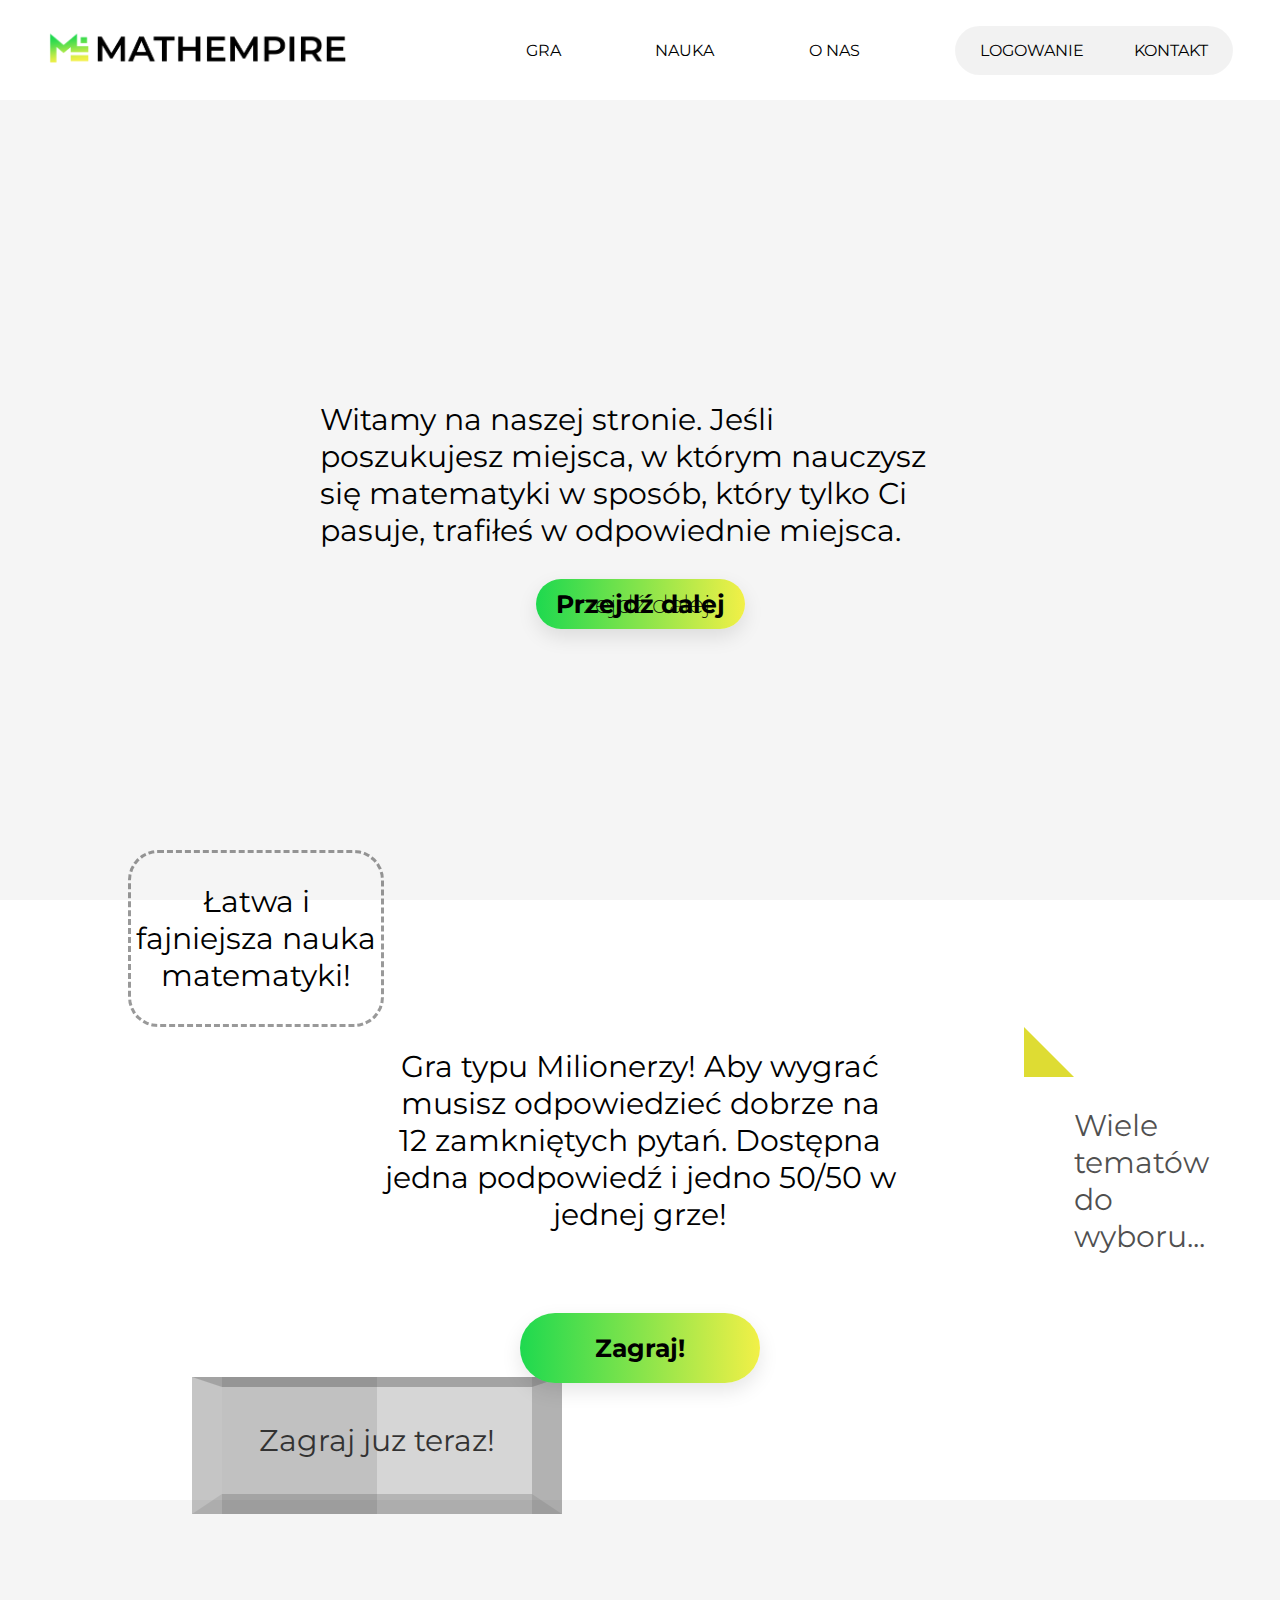
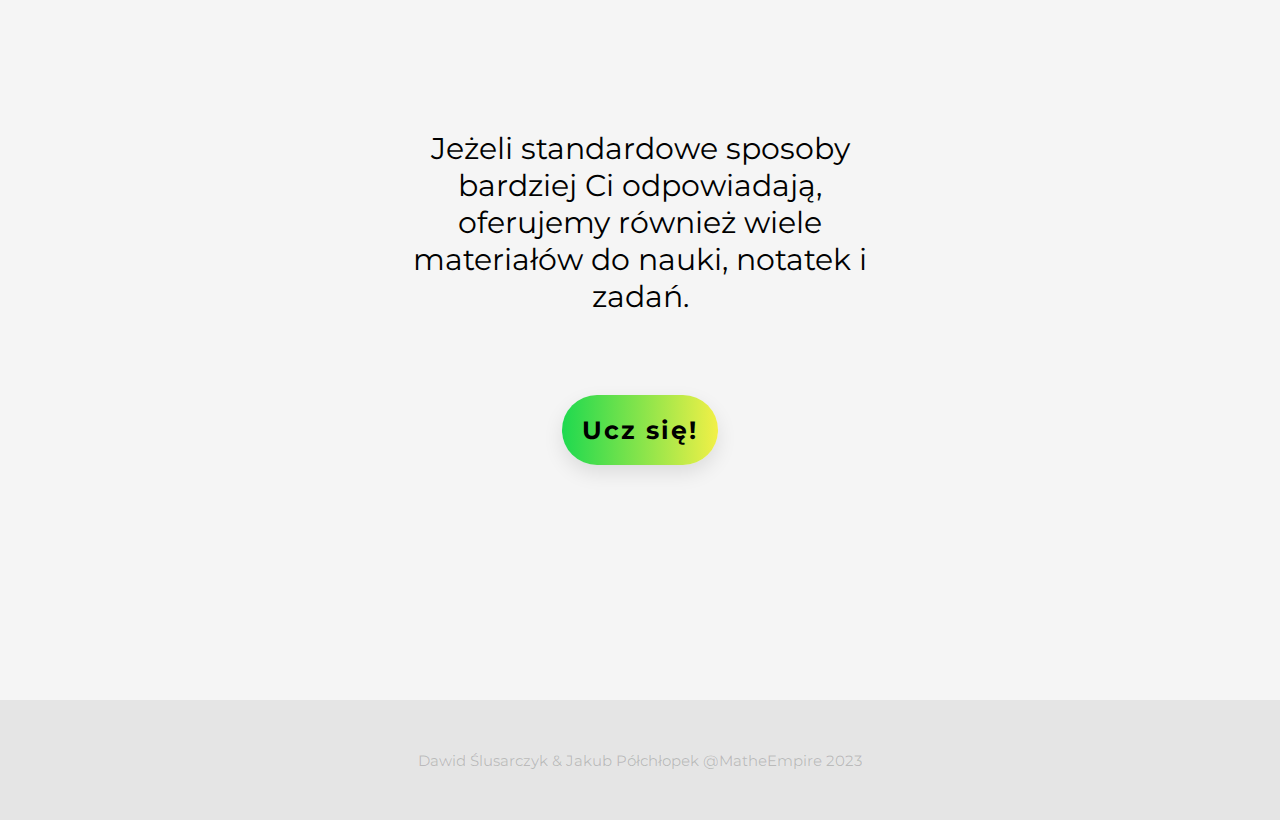
<file: index.html>
<!DOCTYPE html>
<html lang="pl">

<head>
  <meta charset="UTF-8" />
  <title>Mathempire</title>
  <link rel="stylesheet" href="style.css" />
  <link rel="icon" href="images/icon.png" sizes="32x16" type="image/png" />
</head>

<body>
  <header>
    <a href="#" class="logo"><img src="./images/logo_header.png" /></a>
    <a class="header-elements" href="./pages/game.html">GRA</a>
    <a class="header-elements" href="#nauka">NAUKA</a>
    <a class="header-elements" href="./pages/about.html">O NAS</a>
    <div>
      <a class="header-elements" href="./pages/login.html">LOGOWANIE</a>
      <a class="header-elements" href="./pages/contact.html">KONTAKT</a>
    </div>
  </header>
  <main>
    <div class="introduce">
      <p>
        Witamy na naszej stronie. Jeśli poszukujesz miejsca, w którym nauczysz
        się matematyki w sposób, który tylko Ci pasuje, trafiłeś w odpowiednie
        miejsca.
      </p>
      <a href="#button-dalej" id="button-dalej" class="button-dalej" style="--content: 'Przejdź dalej'">
        <div class="left"></div>
        Przejdź dalej
        <div class="right"></div>
      </a>
    </div>
    <div id="movable-elements-wrapper" class="movable-elements-wrapper">
      <div id="box" data-value="-3" class="one element movable">
        <p>Łatwa i fajniejsza nauka matematyki!</p>
      </div>
      <div data-value="-7" class="two element movable">
        <p>Wiele tematów do wyboru...</p>
      </div>
      <div data-value="2" class="three element movable">
        <p>Zagraj juz teraz!</p>
      </div>
    </div>
    <div id="gra" class="gra">
      <p>
        Gra typu Milionerzy! Aby wygrać musisz odpowiedzieć dobrze na 12
        zamkniętych pytań. Dostępna jedna podpowiedź i jedno 50/50 w jednej
        grze!
      </p>
      <a href="./pages/game.html" class="button-gra"><span>Zagraj!</span></a>
    </div>
    <div id="nauka" class="nauka">
      <p>
        Jeżeli standardowe sposoby bardziej Ci odpowiadają, oferujemy również
        wiele materiałów do nauki, notatek i zadań.
      </p>
      <button class="startLearningBtn">Ucz się!</button>
      <div class="categoriesBox non-active">
        <div class="categories"></div>
      </div>
    </div>
  </main>
  <footer>
    <p>Dawid Ślusarczyk & Jakub Półchłopek @MatheEmpire 2023</p>
  </footer>
  <script src="./js/movable-elements.js"></script>
  <script src="./js/displayCategory.js"></script>
</body>

</html>
</file>
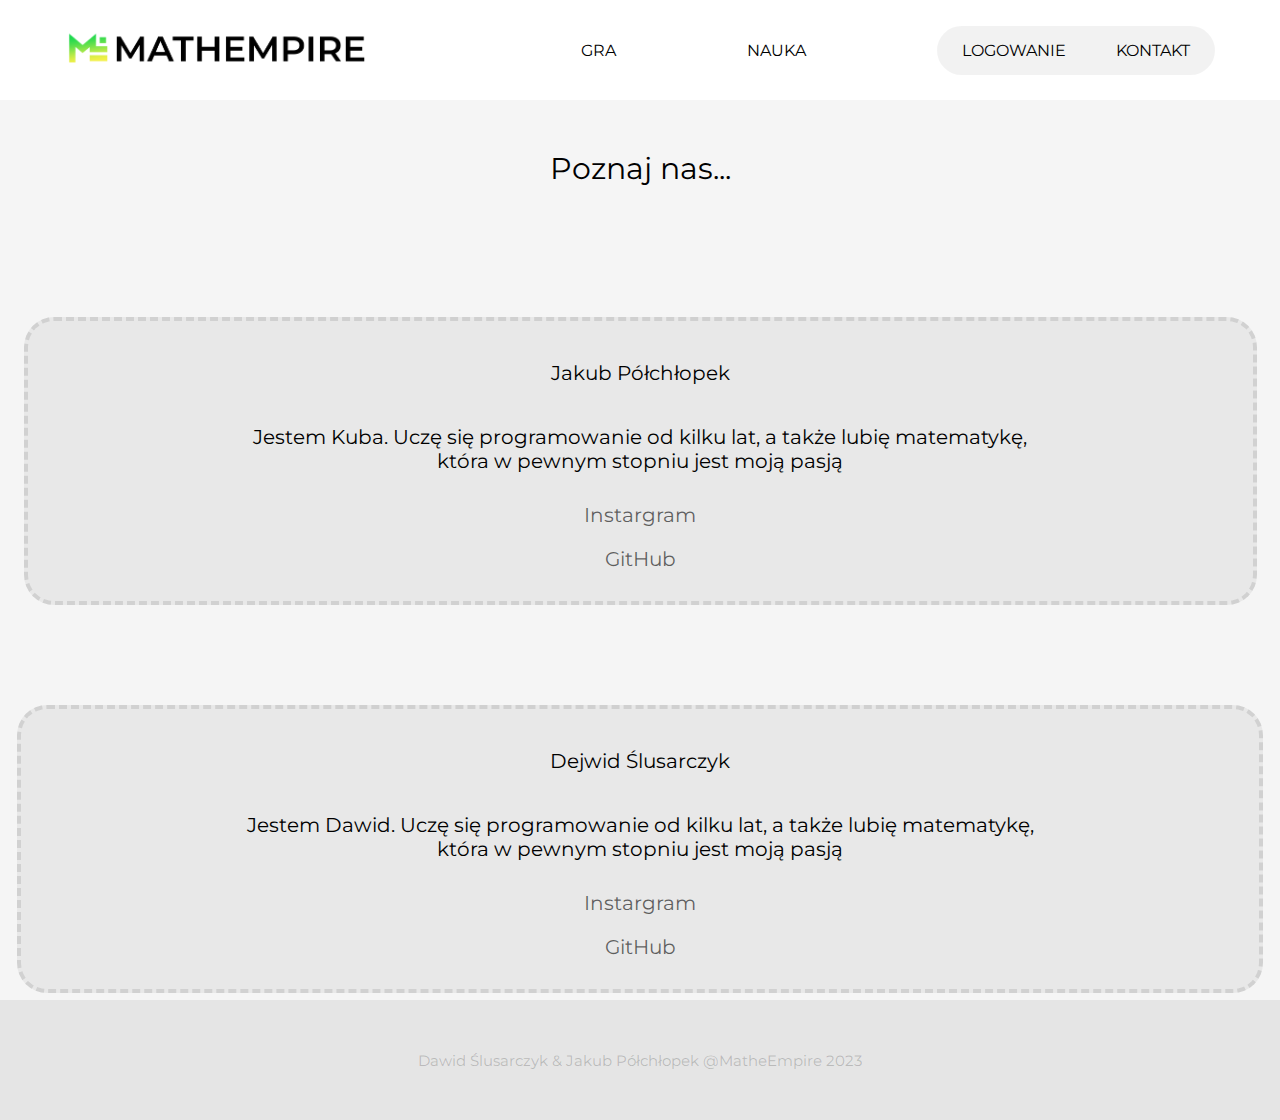
<file: pages/about.html>
<!DOCTYPE html>
<html lang="pl">
  <head>
    <meta charset="UTF-8" />
    <title>Mathempire O nas</title>
    <link rel="stylesheet" href="../style.css" />
    <link rel="icon" href="../images/icon.png" sizes="32x16" type="image/png" />
  </head>

  <body>
    <header>
      <a href="../index.html" class="logo"
        ><img src="../images/logo_header.png"
      /></a>
      <a class="header-elements" href="./game.html">GRA</a>
      <a class="header-elements" href="../index.html">NAUKA</a>
      <div>
        <a class="header-elements" href="./login.html">LOGOWANIE</a>
        <a class="header-elements" href="./contact.html">KONTAKT</a>
      </div>
    </header>
    <main>
      <p class="title">Poznaj nas...</p>
      <div class="aboutAuthor">
        <p>Jakub Półchłopek</p>
        <p>
          Jestem Kuba. Uczę się programowanie od kilku lat, a także lubię
          matematykę, która w pewnym stopniu jest moją pasją
        </p>
        <a
          href="https://www.instagram.com/_kuba_pol_/"
          class="instagram"
          target="_blank"
          >Instargram</a
        >
        <a
          href="https://github.com/JakubPolchlopek"
          class="github"
          target="_blank"
          >GitHub</a
        >
      </div>

      <div class="aboutAuthor">
        <p>Dejwid Ślusarczyk</p>
        <p>
          Jestem Dawid. Uczę się programowanie od kilku lat, a także lubię
          matematykę, która w pewnym stopniu jest moją pasją
        </p>
        <a
          href="https://www.instagram.com/iamdejwid/"
          class="instagram"
          target="_blank"
          >Instargram</a
        >
        <a
          href="https://www.instagram.com/iamdejwid/"
          class="github"
          target="_blank"
          >GitHub</a
        >
      </div>
    </main>
    <footer>
      <p>Dawid Ślusarczyk & Jakub Półchłopek @MatheEmpire 2023</p>
    </footer>
  </body>
</html>
</file>
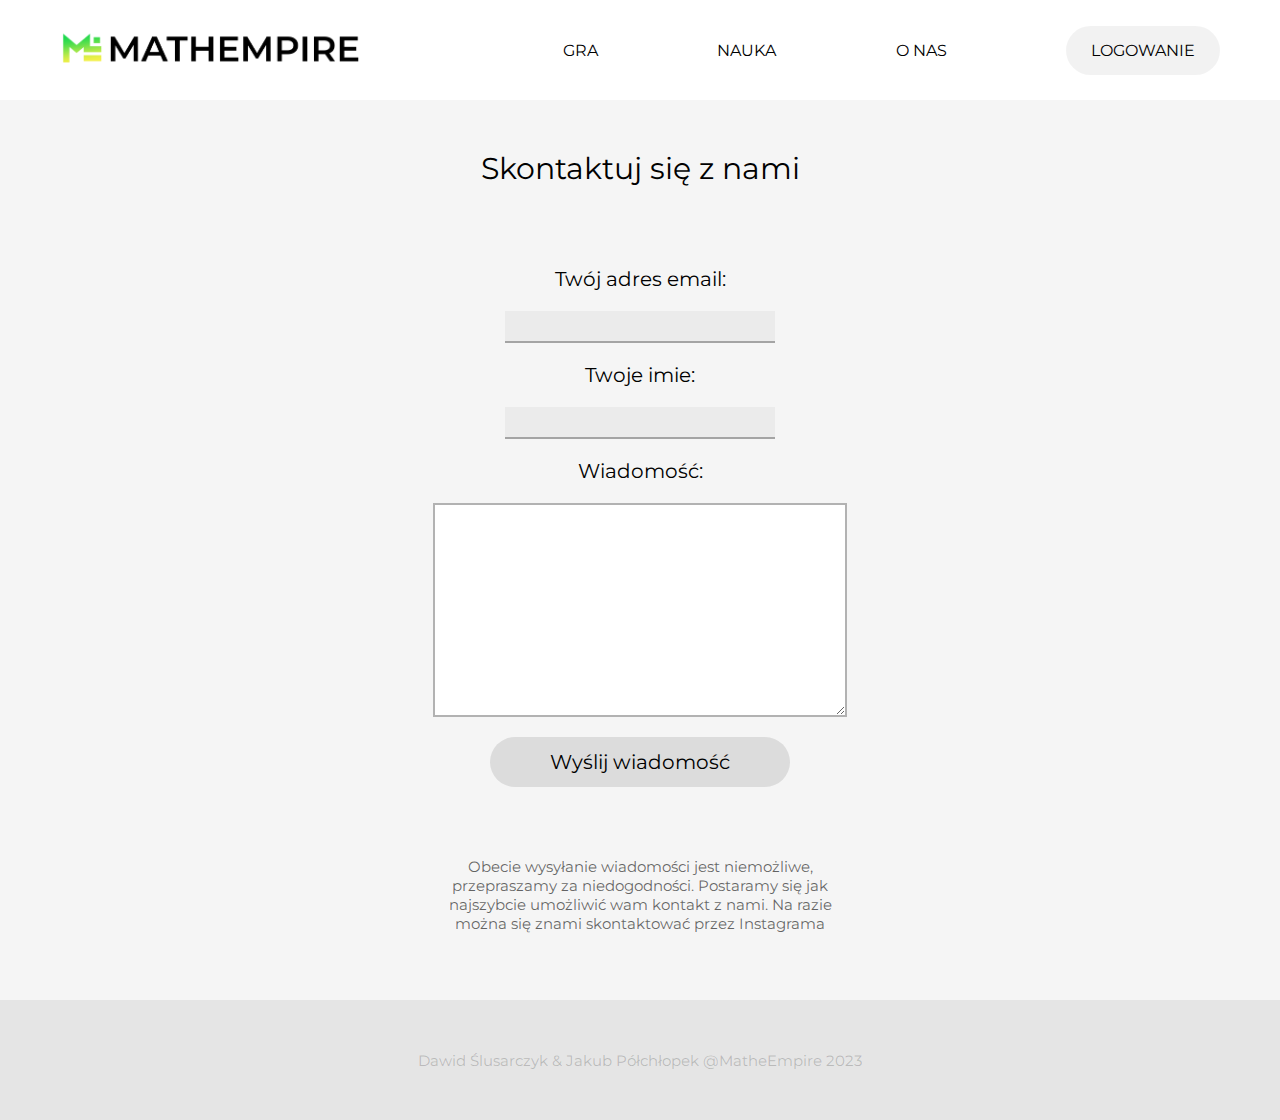
<file: pages/contact.html>
<!DOCTYPE html>
<html lang="pl">
  <head>
    <meta charset="UTF-8" />
    <title>Mathempire Kontakt</title>
    <link rel="stylesheet" href="../style.css" />
    <link rel="icon" href="../images/icon.png" sizes="32x16" type="image/png" />
  </head>

  <body>
    <header>
      <a href="../index.html" class="logo"
        ><img src="../images/logo_header.png"
      /></a>
      <a class="header-elements" href="./game.html">GRA</a>
      <a class="header-elements" href="../index.html">NAUKA</a>
      <a class="header-elements" href="./about.html">O NAS</a>
      <div>
        <a class="header-elements" href="./login.html">LOGOWANIE</a>
      </div>
    </header>
    <main>
      <p class="title">Skontaktuj się z nami</p>
      <form class="msgForm">
        <label for="email">Twój adres email: </label>
        <input type="email" name="email" id="email" />

        <label for="name">Twoje imie: </label>
        <input type="text" name="name" id="name" />

        <label for="msg">Wiadomość: </label>
        <textarea name="msg" id="msg" cols="30" rows="10"></textarea>

        <button class="sent-msg">Wyślij wiadomość</button>

        <p>
          Obecie wysyłanie wiadomości jest niemożliwe, przepraszamy za
          niedogodności. Postaramy się jak najszybcie umożliwić wam kontakt z
          nami. Na razie można się znami skontaktować przez Instagrama
        </p>
      </form>
    </main>
    <footer>
      <p>Dawid Ślusarczyk & Jakub Półchłopek @MatheEmpire 2023</p>
    </footer>
  </body>
</html>
</file>
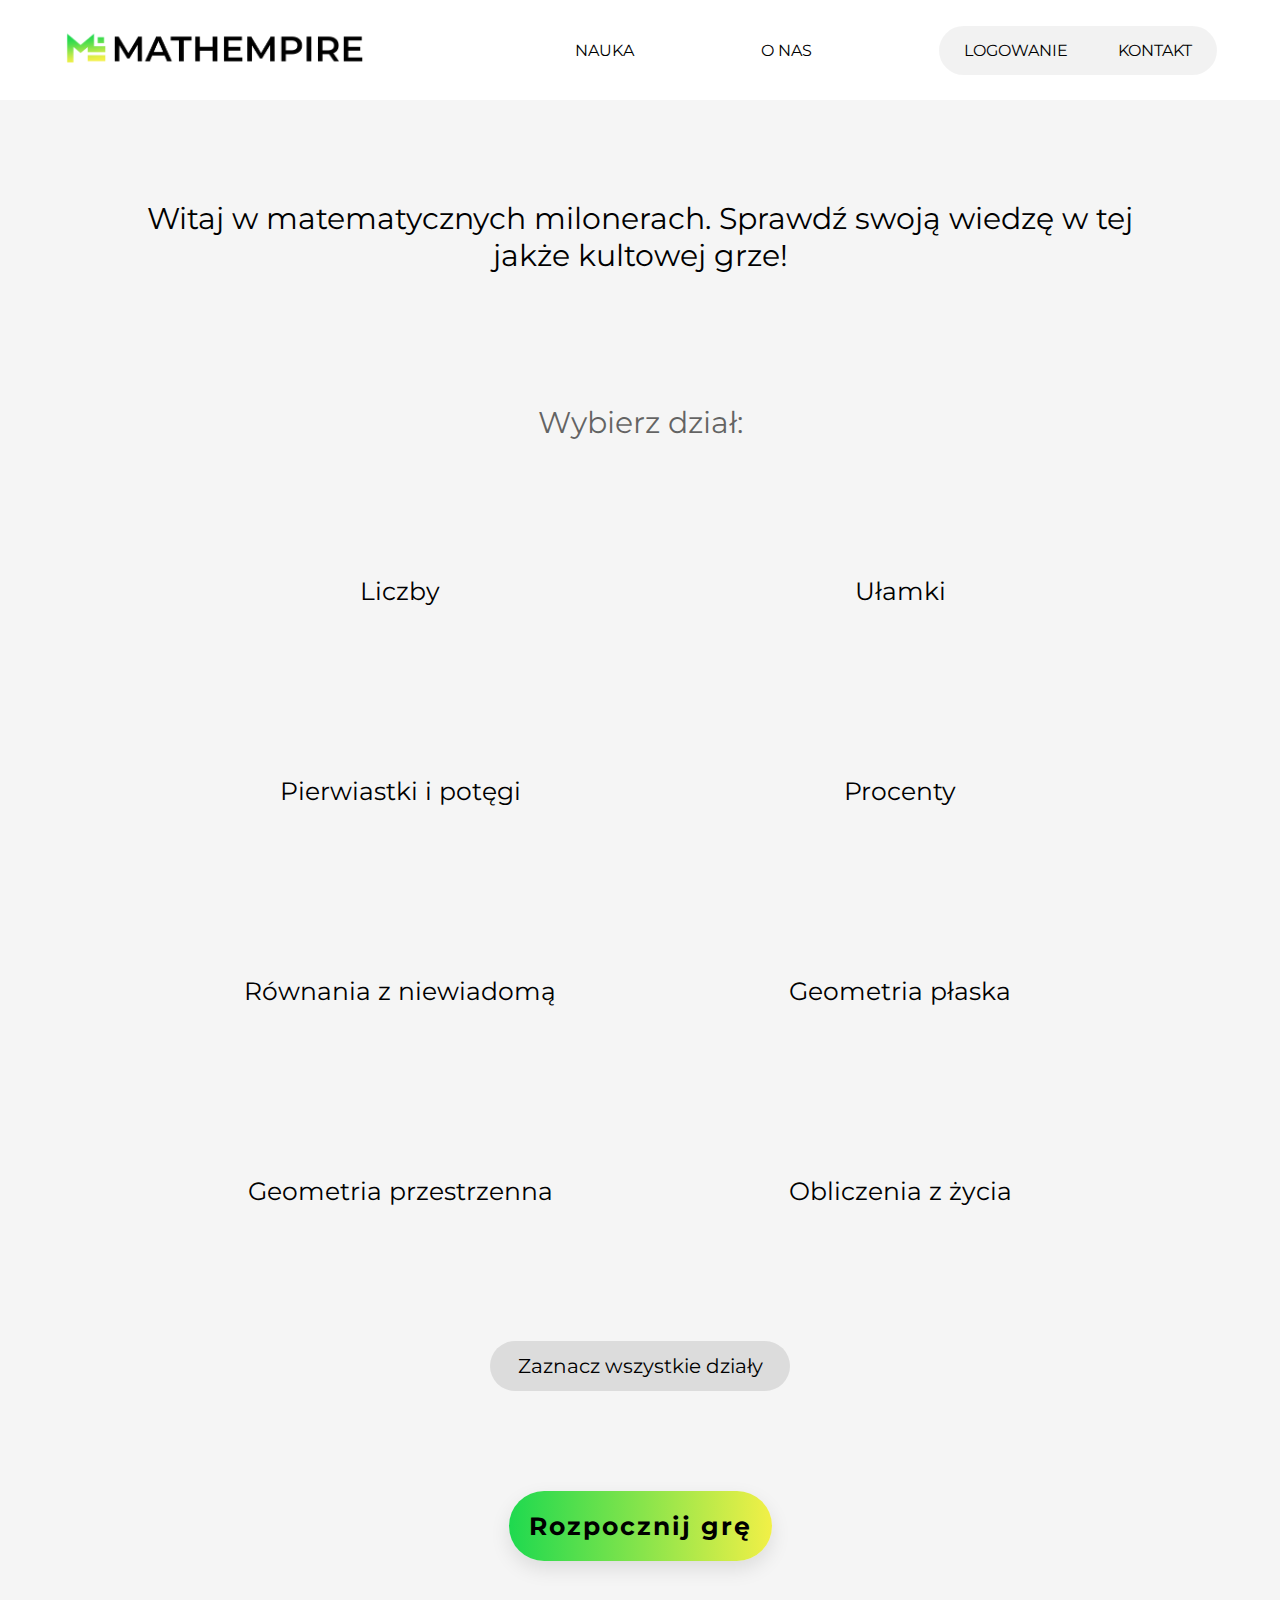
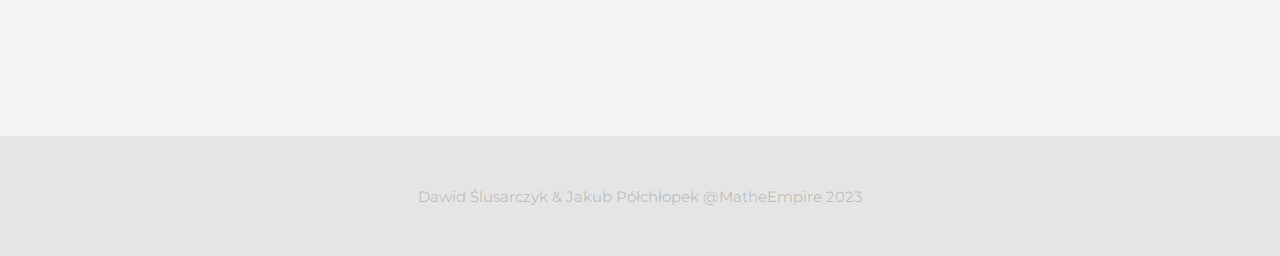
<file: pages/game.html>
<!DOCTYPE html>
<html lang="pl">
  <head>
    <meta charset="UTF-8" />
    <title>Mathempire Game</title>
    <link rel="stylesheet" href="../style.css" />
    <link
      rel="icon"
      href="../images/icon.png"
      sizes="32x16"
      type="image/png"
    />
  </head>

  <body>
    <header>
      <a href="../index.html" class="logo"
        ><img src="../images/logo_header.png"
      /></a>
      <a class="header-elements" href="../index.html">NAUKA</a>
      <a class="header-elements" href="../o_nas.html">O NAS</a>
      <div>
        <a class="header-elements" href="./login.html">LOGOWANIE</a>
        <a class="header-elements" href="./contact.html">KONTAKT</a>
      </div>
    </header>
    <main>
      <div class="starter">
        <p>
          Witaj w matematycznych milonerach. Sprawdź swoją wiedzę w tej jakże
          kultowej grze!
        </p>
        <span>Wybierz dział:</span>
        <div class="choice">
          <label class="animation_check">
            <input
              type="checkbox"
              class="check"
              name="department"
              value="liczby"
            />
            <svg viewBox="-10 -65 100 200">
              <g transform="translate(0,-972.36216)">
                <path
                  d="m 230,980 -166,5 c -709,22 289,89 215,18 -37,-36 -537,-46 -478,23"
                  stroke="rgb(190,220,160)"
                  fill="none"
                  class="path"
                  stroke-width="3"
                />
              </g>
            </svg>
            <span class="choice-text">Liczby</span>
          </label>
          <label class="animation_check">
            <input
              type="checkbox"
              class="check"
              name="department"
              value="ulamki"
            />
            <svg viewBox="-10 -65 100 200">
              <g transform="translate(0,-972.36216)">
                <path
                  d="m 230,980 -166,5 c -709,22 289,89 215,18 -37,-36 -537,-46 -478,23"
                  stroke="rgb(190,220,160)"
                  fill="none"
                  class="path"
                  stroke-width="3"
                />
              </g>
            </svg>
            <span class="choice-text">Ułamki</span>
          </label>
          <label class="animation_check">
            <input
              type="checkbox"
              class="check"
              name="department"
              value="pierwipotegi"
            />
            <svg viewBox="-10 -65 100 200">
              <g transform="translate(0,-972.36216)">
                <path
                  d="m 230,980 -166,5 c -709,22 289,89 215,18 -37,-36 -537,-46 -478,23"
                  stroke="rgb(190,220,160)"
                  fill="none"
                  class="path"
                  stroke-width="3"
                />
              </g>
            </svg>
            <span class="choice-text">Pierwiastki i potęgi</span>
          </label>
          <label class="animation_check">
            <input
              type="checkbox"
              class="check"
              name="department"
              value="procenty"
            />
            <svg viewBox="-10 -65 100 200">
              <g transform="translate(0,-972.36216)">
                <path
                  d="m 230,980 -166,5 c -709,22 289,89 215,18 -37,-36 -537,-46 -478,23"
                  stroke="rgb(190,220,160)"
                  fill="none"
                  class="path"
                  stroke-width="3"
                />
              </g>
            </svg>
            <span class="choice-text">Procenty</span>
          </label>
          <label class="animation_check">
            <input
              type="checkbox"
              class="check"
              name="department"
              value="rowzniewiadoma"
            />
            <svg viewBox="-10 -65 100 200">
              <g transform="translate(0,-972.36216)">
                <path
                  d="m 230,980 -166,5 c -709,22 289,89 215,18 -37,-36 -537,-46 -478,23"
                  stroke="rgb(190,220,160)"
                  fill="none"
                  class="path"
                  stroke-width="3"
                />
              </g>
            </svg>
            <span class="choice-text">Równania z niewiadomą</span>
          </label>
          <label class="animation_check">
            <input
              type="checkbox"
              class="check"
              name="department"
              value="geoplaska"
            />
            <svg viewBox="-10 -65 100 200">
              <g transform="translate(0,-972.36216)">
                <path
                  d="m 230,980 -166,5 c -709,22 289,89 215,18 -37,-36 -537,-46 -478,23"
                  stroke="rgb(190,220,160)"
                  fill="none"
                  class="path"
                  stroke-width="3"
                />
              </g>
            </svg>
            <span class="choice-text">Geometria płaska</span>
          </label>
          <label class="animation_check">
            <input
              type="checkbox"
              class="check"
              name="department"
              value="geoplaska"
            />
            <svg viewBox="-10 -65 100 200">
              <g transform="translate(0,-972.36216)">
                <path
                  d="m 230,980 -166,5 c -709,22 289,89 215,18 -37,-36 -537,-46 -478,23"
                  stroke="rgb(190,220,160)"
                  fill="none"
                  class="path"
                  stroke-width="3"
                />
              </g>
            </svg>
            <span class="choice-text">Geometria przestrzenna</span>
          </label>
          <label class="animation_check">
            <input
              type="checkbox"
              class="check"
              name="department"
              value="oblzzycia"
            />
            <svg viewBox="-10 -65 100 200">
              <g transform="translate(0,-972.36216)">
                <path
                  d="m 230,980 -166,5 c -709,22 289,89 215,18 -37,-36 -537,-46 -478,23"
                  stroke="rgb(190,220,160)"
                  fill="none"
                  class="path"
                  stroke-width="3"
                />
              </g>
            </svg>
            <span class="choice-text">Obliczenia z życia</span>
          </label>
          <button class="select-all-btn">Zaznacz wszystkie działy</button>
        </div>
        <button class="start-btn">Rozpocznij grę</button>
      </div>

      <p class="question-number"></p>

      <div class="quiz-box non-active"><!--non-active--></div>

      <div class="tipBox non-active">
        <!--non-active-->
        <button class="tipBtn">Czy chcesz skorzystać z podpowiedzi?</button>
        <button class="fifty-fifty">50/50</button>
        <p class="tipText"></p>
      </div>

      <div class="canvas_div non-active">
        <!--non-active-->
        <h1>Tablica</h1>
        <canvas class="canvas" width="1200" height="500"></canvas>
        <button onclick="javascript:clearArea();return false;">Wyczyść</button>
      </div>

      <div class="lose-window non-active">
        <!--non-active-->
        <p>Niestety przegrałeś/przegrałaś</p>
        <button class="tryAgain">Spróbuj ponownie</button>
      </div>

      <div class="win-window non-active">
        <!--non-active-->
        <p>Gratulacje wygrałeś/wygrałaś</p>
        <button class="tryAgain">Zagraj jeszcze raz</button>
      </div>
    </main>
    <footer>
      <p>Dawid Ślusarczyk & Jakub Półchłopek @MatheEmpire 2023</p>
    </footer>
    <script src="../js/gameScripts/whiteboard.js"></script>
    <script src="../js/gameScripts/game.js"></script>
    <script src="../js/gameScripts/gameArray.js"></script>
  </body>
</html>
</file>
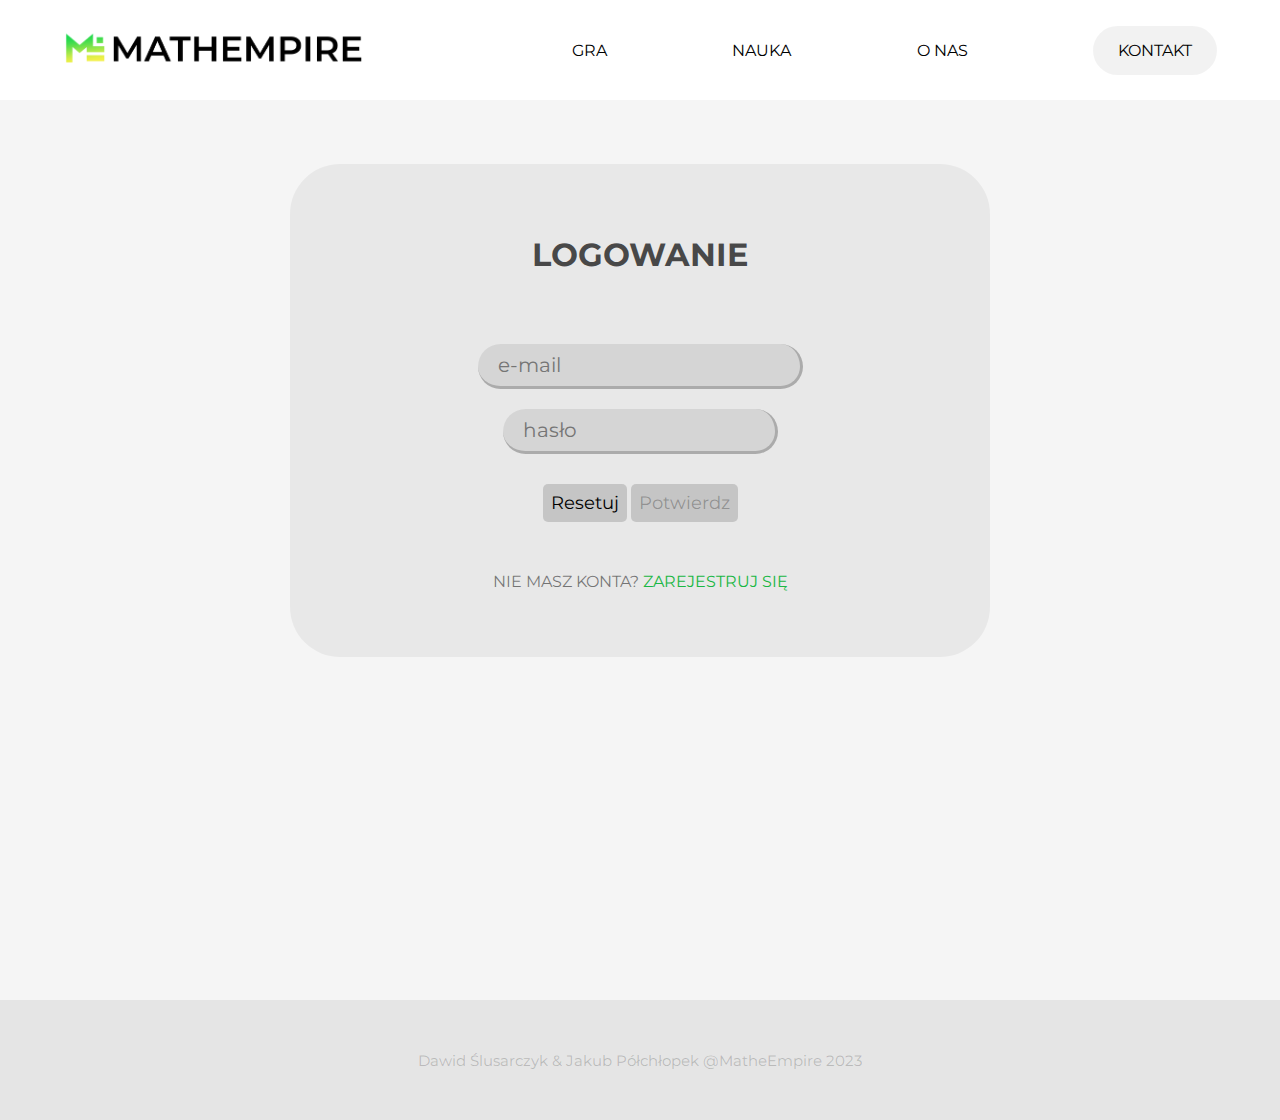
<file: pages/login.html>
<!DOCTYPE html>
<html lang="pl">

<head>
    <meta charset="UTF-8" />
    <title>Mathempire Logowanie</title>
    <link rel="stylesheet" href="../style.css" />
    <link rel="icon" href="../images/icon.png" sizes="32x16" type="image/png" />
</head>

<body>
    <header>
        <a href="../../index.html" class="logo"><img src="../../images/logo_header.png" /></a>
        <a class="header-elements" href="../gra/game.html">GRA</a>
        <a class="header-elements" href="../../index.html">NAUKA</a>
        <a class="header-elements" href="../o_nas.html">O NAS</a>
        <div>
            <a class="header-elements" href="../kontakt.html">KONTAKT</a>
        </div>
    </header>
    <main>
        <form class="formularz">
            <h1>LOGOWANIE</h1>
            <label><input type="text" class="email" placeholder="e-mail" required /></label>
            <label><input type="password" class="password" name="password" placeholder="hasło" required /></label>
            <div class="buttons">
                <button type="reset" class="reset">Resetuj</button>
                <button type="submit" class="submit" disabled>Potwierdz</button>
            </div>
            <p>NIE MASZ KONTA? <a href="./register.html">ZAREJESTRUJ SIĘ</a></p>
        </form>
    </main>
    <footer>
        <p>Dawid Ślusarczyk & Jakub Półchłopek @MatheEmpire 2023</p>
    </footer>
    <script src="../js/formValidator.js"></script>
</body>

</html>
</file>
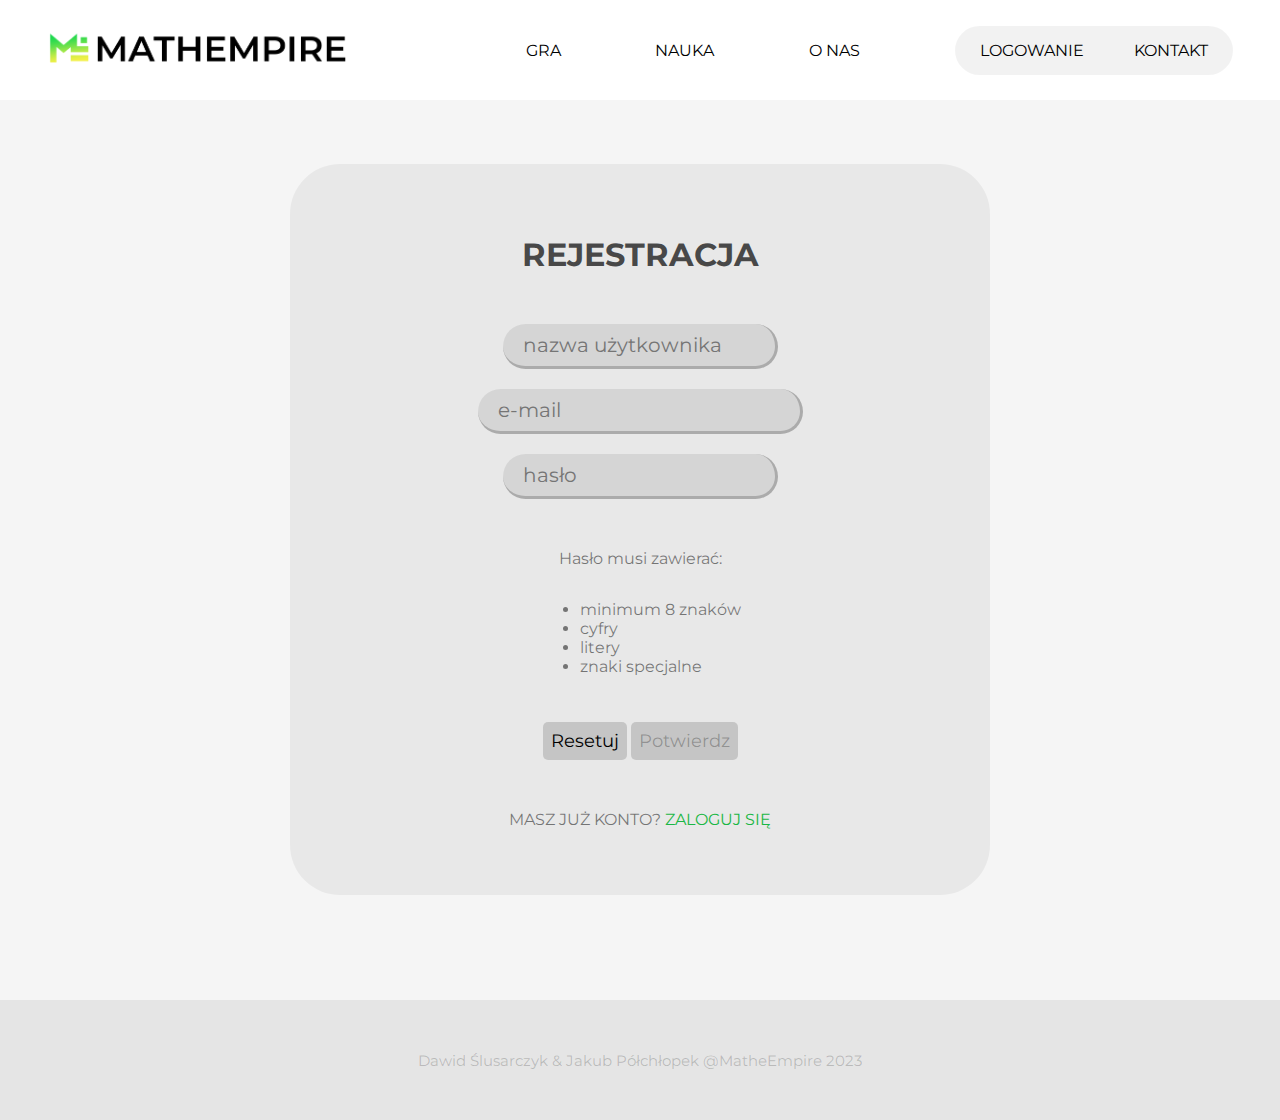
<file: pages/register.html>
<!DOCTYPE html>
<html lang="en">

<head>
    <meta charset="UTF-8" />
    <title>Mathempire Rejestracja</title>
    <link rel="stylesheet" href="../style.css" />
    <link rel="icon" href="../images/icon.png" sizes="32x16" type="image/png" />
</head>

<body>
    <header>
        <a href="../index.html" class="logo"><img src="../images/logo_header.png" /></a>
        <a class="header-elements" href="./game.html">GRA</a>
        <a class="header-elements" href="../index.html">NAUKA</a>
        <a class="header-elements" href="./about.html">O NAS</a>
        <div>
            <a class="header-elements" href="./login.html">LOGOWANIE</a>
            <a class="header-elements" href="./contact.html">KONTAKT</a>
        </div>
    </header>
    <main>
        <form class="formularz">
            <h1>REJESTRACJA</h1>
            <label><input type="text" class="username" placeholder="nazwa użytkownika" required /></label>
            <label><input type="email" class="email" placeholder="e-mail" required /></label>
            <label><input type="password" class="password" placeholder="hasło" required /></label>
            <p>Hasło musi zawierać:</p>
            <ul>
                <li>minimum 8 znaków</li>
                <li>cyfry</li>
                <li>litery</li>
                <li>znaki specjalne</li>
            </ul>
            <div class="buttons">
                <button type="reset" class="reset">Resetuj</button>
                <button type="submit" class="submit" disabled>Potwierdz</button>
            </div>
            <p>MASZ JUŻ KONTO? <a href="./login.html">ZALOGUJ SIĘ</a></p>
        </form>
    </main>
    <footer>
        <p>Dawid Ślusarczyk & Jakub Półchłopek @MatheEmpire 2023</p>
    </footer>
    <script src="../js/formValidator.js"></script>
</body>

</html>
</file>
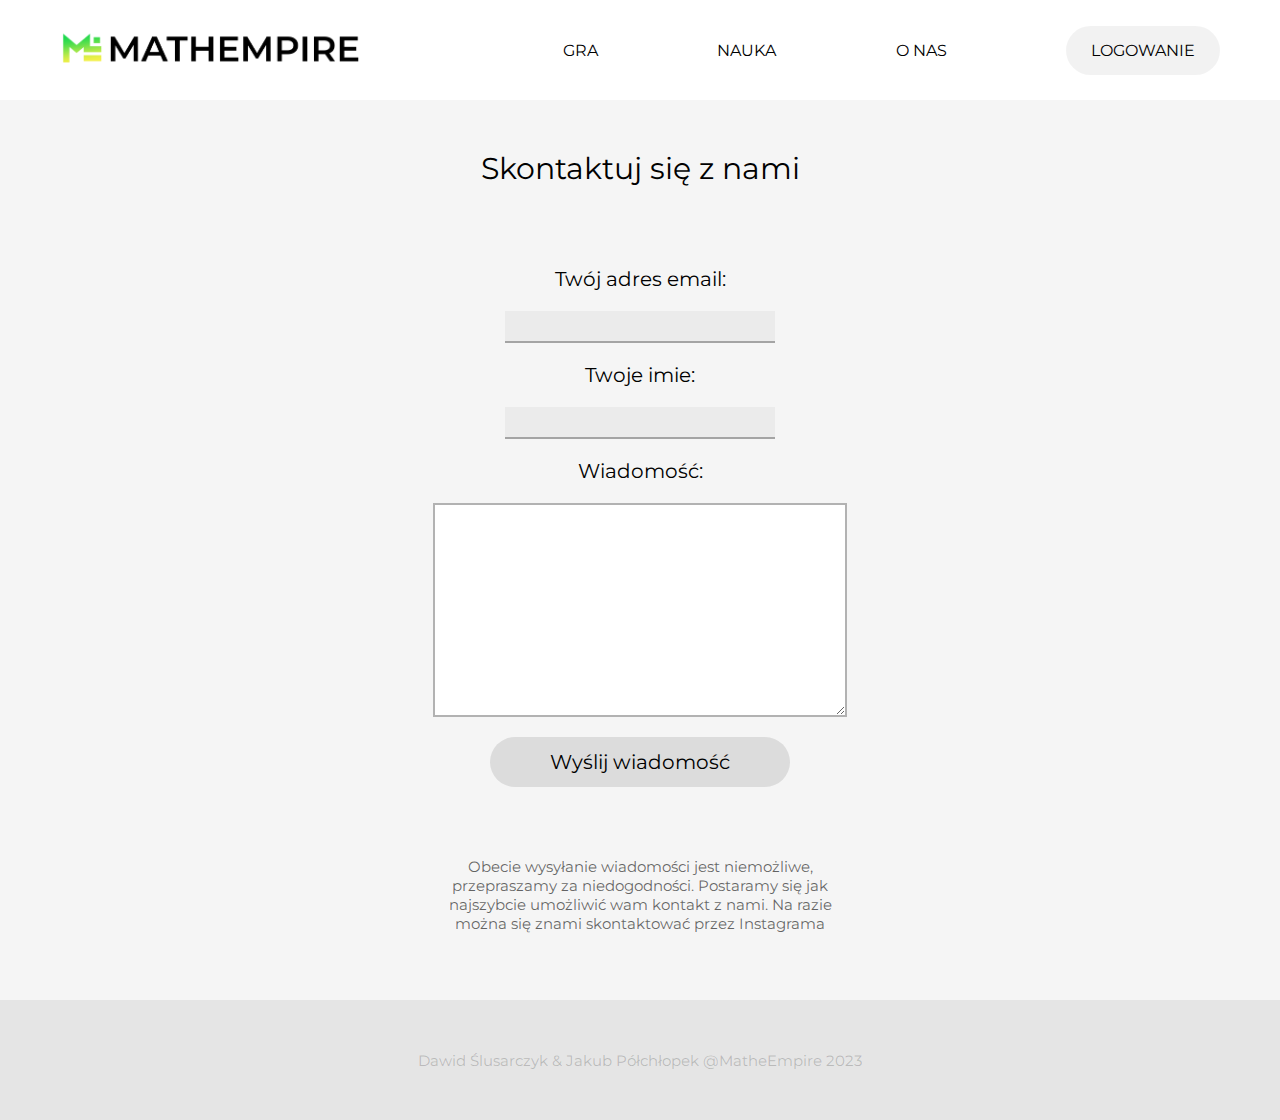
<file: podstrony/kontakt.html>
<!DOCTYPE html>
<html lang="pl">
  <head>
    <meta charset="UTF-8" />
    <title>Mathempire Kontakt</title>
    <link rel="stylesheet" href="../style.css" />
    <link rel="icon" href="../images/icon.png" sizes="32x16" type="image/png" />
  </head>

  <body>
    <header>
      <a href="../index.html" class="logo"
        ><img src="../images/logo_header.png"
      /></a>
      <a class="header-elements" href="../podstrony/gra/game.html">GRA</a>
      <a class="header-elements" href="../index.html">NAUKA</a>
      <a class="header-elements" href="../podstrony/o_nas.html">O NAS</a>
      <div>
        <a class="header-elements" href="log_rej/login.html">LOGOWANIE</a>
      </div>
    </header>
    <main>
      <p class="title">Skontaktuj się z nami</p>
      <form class="msgForm">
        <label for="email">Twój adres email: </label>
        <input type="email" name="email" id="email" />

        <label for="name">Twoje imie: </label>
        <input type="text" name="name" id="name" />

        <label for="msg">Wiadomość: </label>
        <textarea name="msg" id="msg" cols="30" rows="10"></textarea>

        <button class="sent-msg">Wyślij wiadomość</button>

        <p>
          Obecie wysyłanie wiadomości jest niemożliwe, przepraszamy za
          niedogodności. Postaramy się jak najszybcie umożliwić wam kontakt z
          nami. Na razie można się znami skontaktować przez Instagrama
        </p>
      </form>
    </main>
    <footer>
      <p>Dawid Ślusarczyk & Jakub Półchłopek @MatheEmpire 2023</p>
    </footer>
  </body>
</html>
</file>
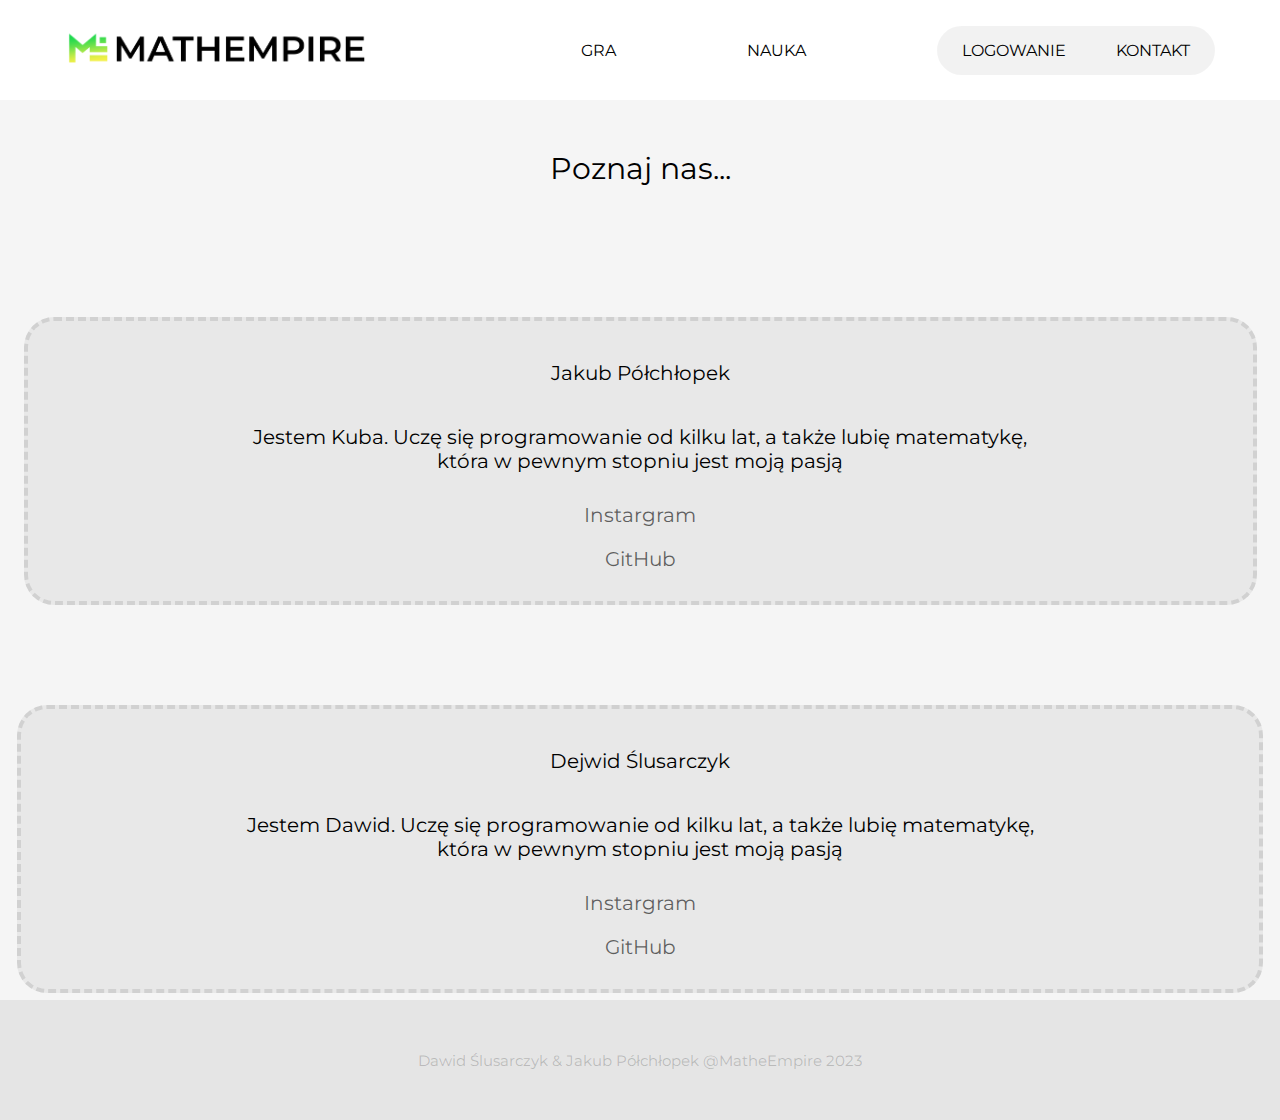
<file: podstrony/o_nas.html>
<!DOCTYPE html>
<html lang="pl">
  <head>
    <meta charset="UTF-8" />
    <title>Mathempire O nas</title>
    <link rel="stylesheet" href="../style.css" />
    <link rel="icon" href="../images/icon.png" sizes="32x16" type="image/png" />
  </head>

  <body>
    <header>
      <a href="../index.html" class="logo"
        ><img src="../images/logo_header.png"
      /></a>
      <a class="header-elements" href="../podstrony/gra/game.html">GRA</a>
      <a class="header-elements" href="../index.html">NAUKA</a>
      <div>
        <a class="header-elements" href="log_rej/login.html">LOGOWANIE</a>
        <a class="header-elements" href="../podstrony/kontakt.html">KONTAKT</a>
      </div>
    </header>
    <main>
      <p class="title">Poznaj nas...</p>
      <div class="aboutAuthor">
        <p>Jakub Półchłopek</p>
        <p>
          Jestem Kuba. Uczę się programowanie od kilku lat, a także lubię
          matematykę, która w pewnym stopniu jest moją pasją
        </p>
        <a
          href="https://www.instagram.com/_kuba_pol_/"
          class="instagram"
          target="_blank"
          >Instargram</a
        >
        <a
          href="https://github.com/JakubPolchlopek"
          class="github"
          target="_blank"
          >GitHub</a
        >
      </div>

      <div class="aboutAuthor">
        <p>Dejwid Ślusarczyk</p>
        <p>
          Jestem Dawid. Uczę się programowanie od kilku lat, a także lubię
          matematykę, która w pewnym stopniu jest moją pasją
        </p>
        <a
          href="https://www.instagram.com/iamdejwid/"
          class="instagram"
          target="_blank"
          >Instargram</a
        >
        <a
          href="https://www.instagram.com/iamdejwid/"
          class="github"
          target="_blank"
          >GitHub</a
        >
      </div>
    </main>
    <footer>
      <p>Dawid Ślusarczyk & Jakub Półchłopek @MatheEmpire 2023</p>
    </footer>
  </body>
</html>
</file>
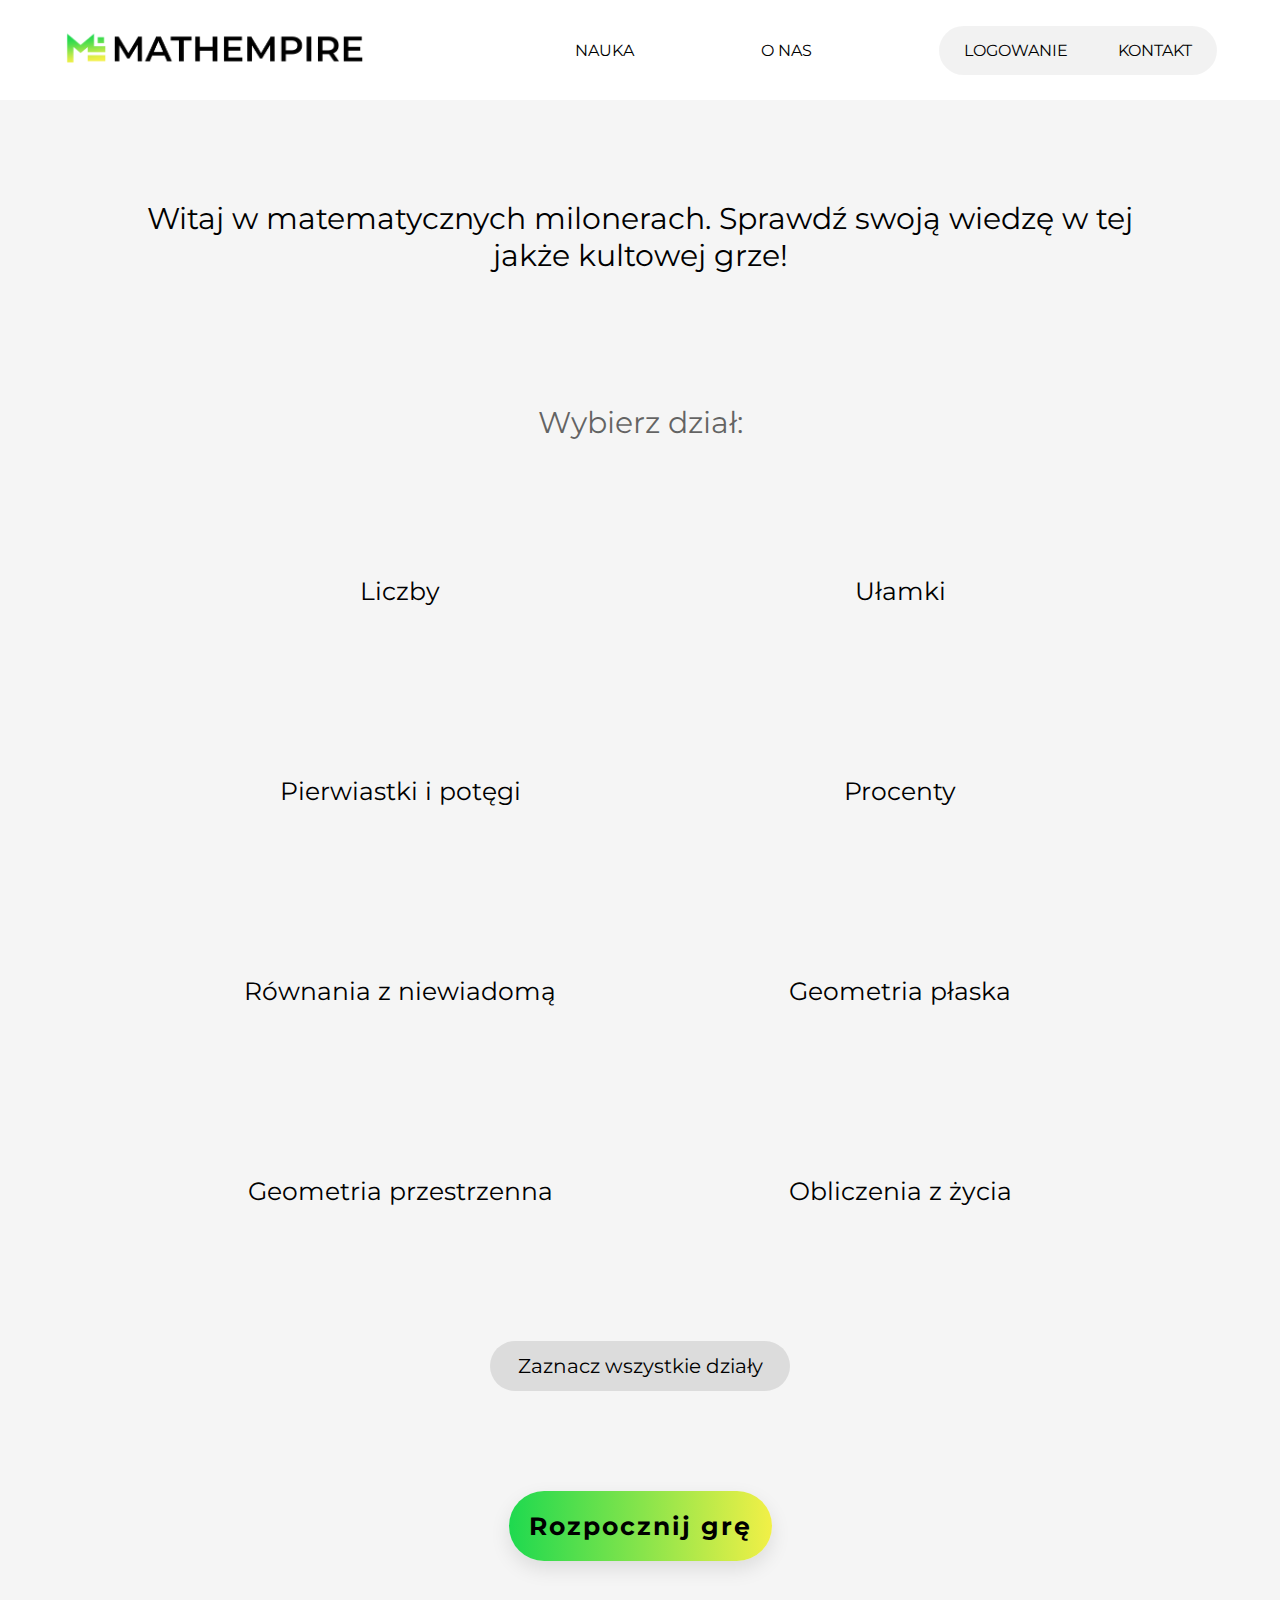
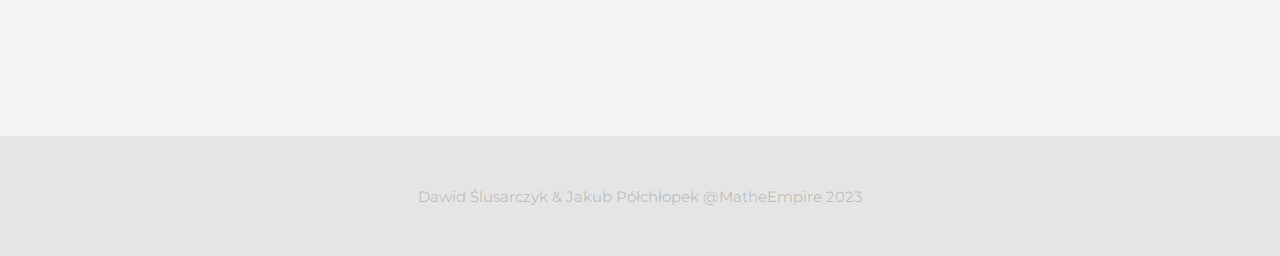
<file: podstrony/gra/game.html>
<!DOCTYPE html>
<html lang="pl">
  <head>
    <meta charset="UTF-8" />
    <title>Mathempire Game</title>
    <link rel="stylesheet" href="../../style.css" />
    <link
      rel="icon"
      href="../../images/icon.png"
      sizes="32x16"
      type="image/png"
    />
  </head>

  <body>
    <header>
      <a href="../../index.html" class="logo"
        ><img src="../../images/logo_header.png"
      /></a>
      <a class="header-elements" href="../../index.html">NAUKA</a>
      <a class="header-elements" href="../o_nas.html">O NAS</a>
      <div>
        <a class="header-elements" href="../log_rej/login.html">LOGOWANIE</a>
        <a class="header-elements" href="../kontakt.html">KONTAKT</a>
      </div>
    </header>
    <main>
      <div class="starter">
        <p>
          Witaj w matematycznych milonerach. Sprawdź swoją wiedzę w tej jakże
          kultowej grze!
        </p>
        <span>Wybierz dział:</span>
        <div class="choice">
          <label class="animation_check">
            <input
              type="checkbox"
              class="check"
              name="department"
              value="liczby"
            />
            <svg viewBox="-10 -65 100 200">
              <g transform="translate(0,-972.36216)">
                <path
                  d="m 230,980 -166,5 c -709,22 289,89 215,18 -37,-36 -537,-46 -478,23"
                  stroke="rgb(190,220,160)"
                  fill="none"
                  class="path"
                  stroke-width="3"
                />
              </g>
            </svg>
            <span class="choice-text">Liczby</span>
          </label>
          <label class="animation_check">
            <input
              type="checkbox"
              class="check"
              name="department"
              value="ulamki"
            />
            <svg viewBox="-10 -65 100 200">
              <g transform="translate(0,-972.36216)">
                <path
                  d="m 230,980 -166,5 c -709,22 289,89 215,18 -37,-36 -537,-46 -478,23"
                  stroke="rgb(190,220,160)"
                  fill="none"
                  class="path"
                  stroke-width="3"
                />
              </g>
            </svg>
            <span class="choice-text">Ułamki</span>
          </label>
          <label class="animation_check">
            <input
              type="checkbox"
              class="check"
              name="department"
              value="pierwipotegi"
            />
            <svg viewBox="-10 -65 100 200">
              <g transform="translate(0,-972.36216)">
                <path
                  d="m 230,980 -166,5 c -709,22 289,89 215,18 -37,-36 -537,-46 -478,23"
                  stroke="rgb(190,220,160)"
                  fill="none"
                  class="path"
                  stroke-width="3"
                />
              </g>
            </svg>
            <span class="choice-text">Pierwiastki i potęgi</span>
          </label>
          <label class="animation_check">
            <input
              type="checkbox"
              class="check"
              name="department"
              value="procenty"
            />
            <svg viewBox="-10 -65 100 200">
              <g transform="translate(0,-972.36216)">
                <path
                  d="m 230,980 -166,5 c -709,22 289,89 215,18 -37,-36 -537,-46 -478,23"
                  stroke="rgb(190,220,160)"
                  fill="none"
                  class="path"
                  stroke-width="3"
                />
              </g>
            </svg>
            <span class="choice-text">Procenty</span>
          </label>
          <label class="animation_check">
            <input
              type="checkbox"
              class="check"
              name="department"
              value="rowzniewiadoma"
            />
            <svg viewBox="-10 -65 100 200">
              <g transform="translate(0,-972.36216)">
                <path
                  d="m 230,980 -166,5 c -709,22 289,89 215,18 -37,-36 -537,-46 -478,23"
                  stroke="rgb(190,220,160)"
                  fill="none"
                  class="path"
                  stroke-width="3"
                />
              </g>
            </svg>
            <span class="choice-text">Równania z niewiadomą</span>
          </label>
          <label class="animation_check">
            <input
              type="checkbox"
              class="check"
              name="department"
              value="geoplaska"
            />
            <svg viewBox="-10 -65 100 200">
              <g transform="translate(0,-972.36216)">
                <path
                  d="m 230,980 -166,5 c -709,22 289,89 215,18 -37,-36 -537,-46 -478,23"
                  stroke="rgb(190,220,160)"
                  fill="none"
                  class="path"
                  stroke-width="3"
                />
              </g>
            </svg>
            <span class="choice-text">Geometria płaska</span>
          </label>
          <label class="animation_check">
            <input
              type="checkbox"
              class="check"
              name="department"
              value="geoplaska"
            />
            <svg viewBox="-10 -65 100 200">
              <g transform="translate(0,-972.36216)">
                <path
                  d="m 230,980 -166,5 c -709,22 289,89 215,18 -37,-36 -537,-46 -478,23"
                  stroke="rgb(190,220,160)"
                  fill="none"
                  class="path"
                  stroke-width="3"
                />
              </g>
            </svg>
            <span class="choice-text">Geometria przestrzenna</span>
          </label>
          <label class="animation_check">
            <input
              type="checkbox"
              class="check"
              name="department"
              value="oblzzycia"
            />
            <svg viewBox="-10 -65 100 200">
              <g transform="translate(0,-972.36216)">
                <path
                  d="m 230,980 -166,5 c -709,22 289,89 215,18 -37,-36 -537,-46 -478,23"
                  stroke="rgb(190,220,160)"
                  fill="none"
                  class="path"
                  stroke-width="3"
                />
              </g>
            </svg>
            <span class="choice-text">Obliczenia z życia</span>
          </label>
          <button class="select-all-btn">Zaznacz wszystkie działy</button>
        </div>
        <button class="start-btn">Rozpocznij grę</button>
      </div>

      <p class="question-number"></p>

      <div class="quiz-box non-active"><!--non-active--></div>

      <div class="tipBox non-active">
        <!--non-active-->
        <button class="tipBtn">Czy chcesz skorzystać z podpowiedzi?</button>
        <button class="fifty-fifty">50/50</button>
        <p class="tipText"></p>
      </div>

      <div class="canvas_div non-active">
        <!--non-active-->
        <h1>Tablica</h1>
        <canvas class="canvas" width="1200" height="500"></canvas>
        <button onclick="javascript:clearArea();return false;">Wyczyść</button>
      </div>

      <div class="lose-window non-active">
        <!--non-active-->
        <p>Niestety przegrałeś/przegrałaś</p>
        <button class="tryAgain">Spróbuj ponownie</button>
      </div>

      <div class="win-window non-active">
        <!--non-active-->
        <p>Gratulacje wygrałeś/wygrałaś</p>
        <button class="tryAgain">Zagraj jeszcze raz</button>
      </div>
    </main>
    <footer>
      <p>Dawid Ślusarczyk & Jakub Półchłopek @MatheEmpire 2023</p>
    </footer>
    <script src="scripts/whiteboard.js"></script>
    <script src="scripts/gameArray.js"></script>
    <script src="scripts/game.js"></script>
  </body>
</html>
</file>
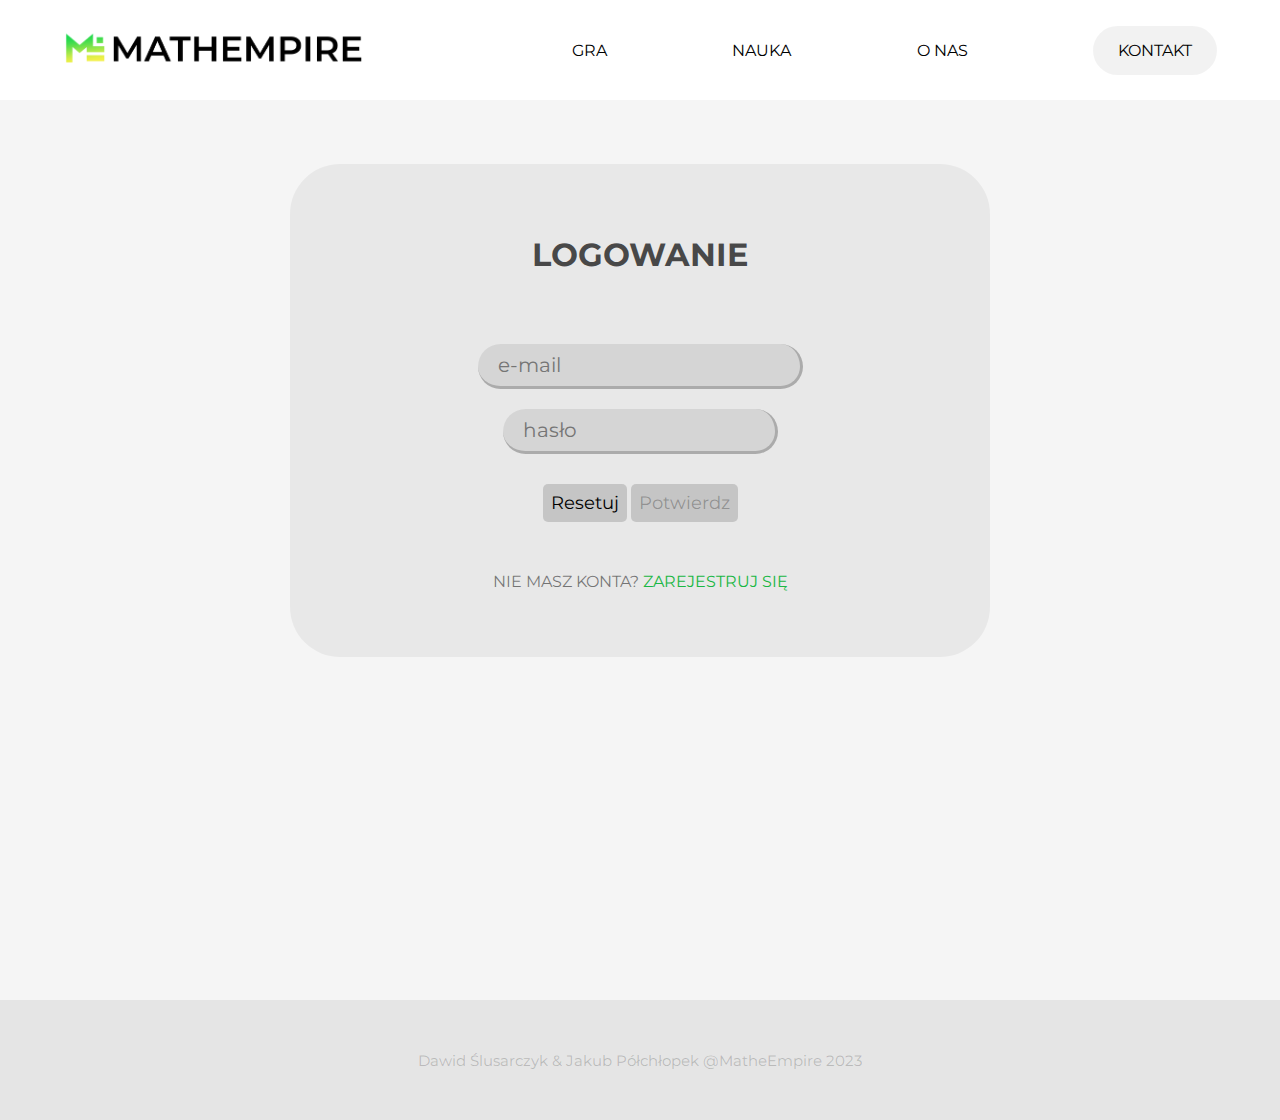
<file: podstrony/log_rej/login.html>
<!DOCTYPE html>
<html lang="pl">

<head>
    <meta charset="UTF-8" />
    <title>Mathempire Logowanie</title>
    <link rel="stylesheet" href="../../style.css" />
    <link rel="icon" href="../../images/icon.png" sizes="32x16" type="image/png" />
</head>

<body>
    <header>
        <a href="../../index.html" class="logo"><img src="../../images/logo_header.png" /></a>
        <a class="header-elements" href="../gra/game.html">GRA</a>
        <a class="header-elements" href="../../index.html">NAUKA</a>
        <a class="header-elements" href="../o_nas.html">O NAS</a>
        <div>
            <a class="header-elements" href="../kontakt.html">KONTAKT</a>
        </div>
    </header>
    <main>
        <form class="formularz">
            <h1>LOGOWANIE</h1>
            <label><input type="text" class="email" placeholder="e-mail" required /></label>
            <label><input type="password" class="password" name="password" placeholder="hasło" required /></label>
            <div class="buttons">
                <button type="reset" class="reset">Resetuj</button>
                <button type="submit" class="submit" disabled>Potwierdz</button>
            </div>
            <p>NIE MASZ KONTA? <a href="rejstracja.html">ZAREJESTRUJ SIĘ</a></p>
        </form>
    </main>
    <footer>
        <p>Dawid Ślusarczyk & Jakub Półchłopek @MatheEmpire 2023</p>
    </footer>
    <script src="scripts/formValidator.js"></script>
</body>

</html>
</file>
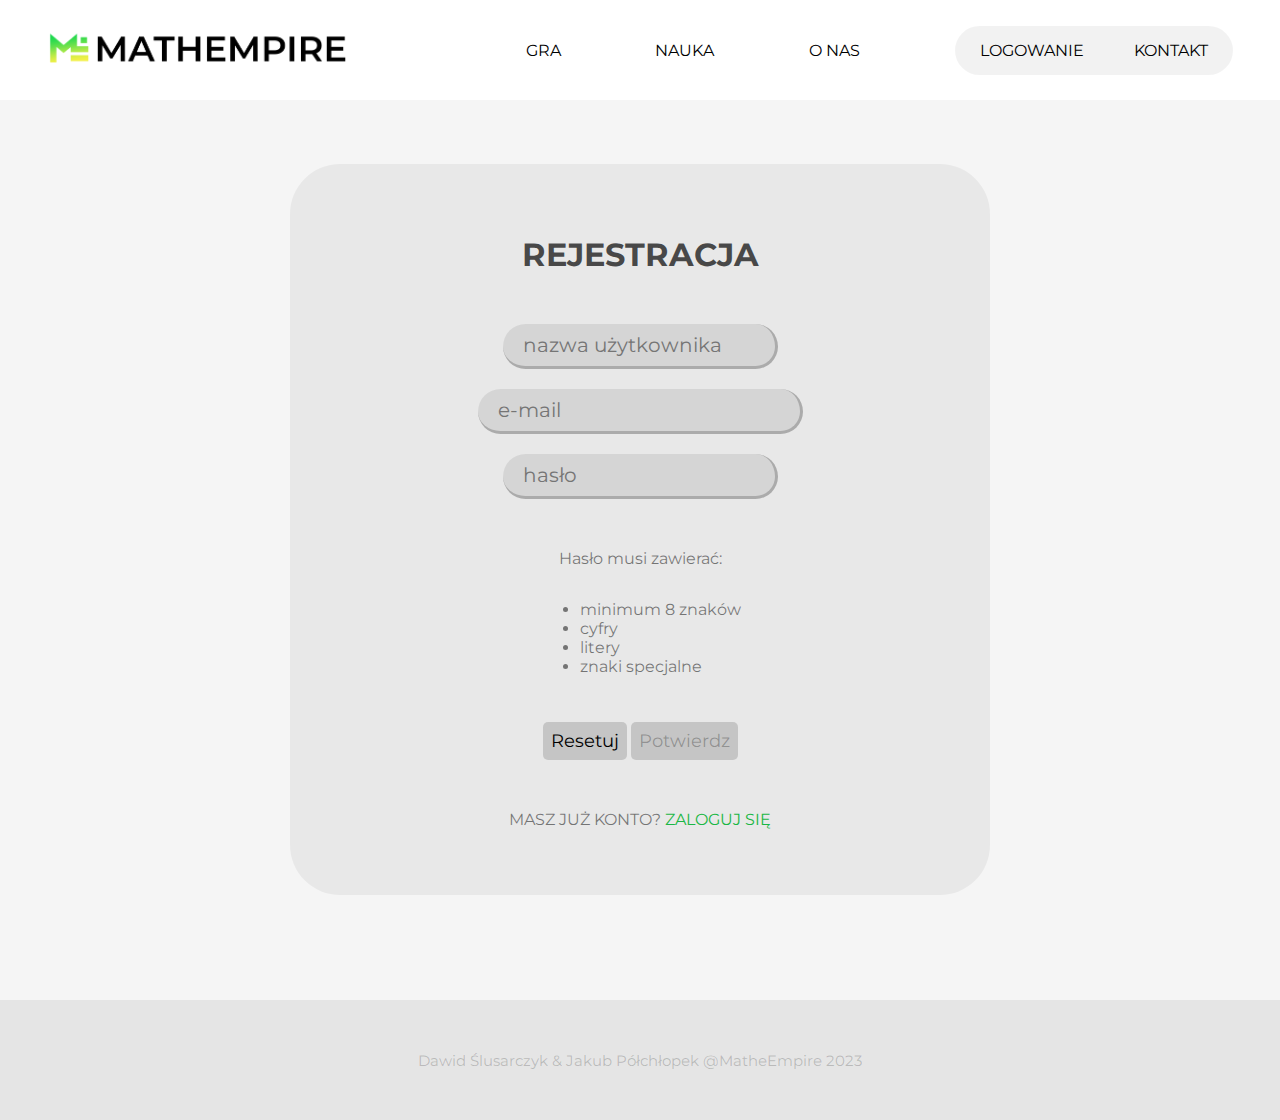
<file: podstrony/log_rej/rejstracja.html>
<!DOCTYPE html>
<html lang="en">

<head>
    <meta charset="UTF-8" />
    <title>Mathempire Rejestracja</title>
    <link rel="stylesheet" href="../../style.css" />
    <link rel="icon" href="../../images/icon.png" sizes="32x16" type="image/png" />
</head>

<body>
    <header>
        <a href="../../index.html" class="logo"><img src="../../images/logo_header.png" /></a>
        <a class="header-elements" href="../gra/game.html">GRA</a>
        <a class="header-elements" href="../../index.html">NAUKA</a>
        <a class="header-elements" href="../o_nas.html">O NAS</a>
        <div>
            <a class="header-elements" href="login.html">LOGOWANIE</a>
            <a class="header-elements" href="../kontakt.html">KONTAKT</a>
        </div>
    </header>
    <main>
        <form class="formularz">
            <h1>REJESTRACJA</h1>
            <label><input type="text" class="username" placeholder="nazwa użytkownika" required /></label>
            <label><input type="email" class="email" placeholder="e-mail" required /></label>
            <label><input type="password" class="password" placeholder="hasło" required /></label>
            <p>Hasło musi zawierać:</p>
            <ul>
                <li>minimum 8 znaków</li>
                <li>cyfry</li>
                <li>litery</li>
                <li>znaki specjalne</li>
            </ul>
            <div class="buttons">
                <button type="reset" class="reset">Resetuj</button>
                <button type="submit" class="submit" disabled>Potwierdz</button>
            </div>
            <p>MASZ JUŻ KONTO? <a href="login.html">ZALOGUJ SIĘ</a></p>
        </form>
    </main>
    <footer>
        <p>Dawid Ślusarczyk & Jakub Półchłopek @MatheEmpire 2023</p>
    </footer>
    <script src="scripts/formValidator.js"></script>
</body>

</html>
</file>
<file: style.css>
@import url("https://fonts.googleapis.com/css2?family=Montserrat:wght@700&display=swap");

html,
body {
  min-height: 100%;
}

html {
  scroll-behavior: smooth;
}

body {
  box-sizing: border-box;
  margin: 0;
  padding: 0;
}

header {
  width: 100%;
  height: 100px;
  background: white;
  display: flex;
  flex-flow: row wrap;
  justify-content: space-around;
  align-items: center;
  font-family: "Montserrat", sans-serif;
  position: fixed;
  z-index: 2;
  margin: 0;
  padding: 0;
  top: 0;
}

header a > img {
  width: 300px;
}

header a {
  color: black;
  text-decoration: none;
}

.logo {
  width: 30%;
  color: black;
}

header > div {
  max-width: 30%;
  display: flex;
  flex-flow: row wrap;
  justify-content: center;
  gap: 50px;
  align-items: center;
  padding: 15px;
  padding-left: 25px;
  padding-right: 25px;
  border-radius: 30px;
  background: rgba(0, 0, 0, 0.05);
}

.header-elements {
  position: relative;
  transition: 0.3s ease;
}

.header-elements::before {
  content: "";
  position: absolute;
  display: block;
  width: 110%;
  height: 3px;
  bottom: -6px;
  right: -4px;
  background: linear-gradient(90deg, #1ed94f 0%, #86e44b 50%, #f2f047 100%);
  transform: scaleX(0);
  transition: transform 0.3s ease;
}

.header-elements:hover::before {
  transform: scaleX(1);
}

main {
  width: 100%;
  min-height: 100vh;
  margin-top: 100px;
  background: whitesmoke;
  padding: 0;
  font-family: "Montserrat", sans-serif;
  display: flex;
  flex-direction: column;
  justify-content: start;
  align-items: center;
}

.introduce {
  width: 50%;
  height: 800px;
  display: flex;
  flex-flow: column wrap;
  justify-content: center;
  align-items: center;
  font-size: 30px;
}

.button-dalej {
  position: relative;
  padding: 10px 20px;
  border: none;
  border-radius: 100px;
  box-shadow: 0px 8px 20px rgba(0, 0, 0, 0.1);
  background: none;
  cursor: pointer;
  font-family: "Montserrat", sans-serif;
  font-weight: bold;
  font-size: 25px;
  color: black;
  background: linear-gradient(90deg, #1ed94f 0%, #86e44b 50%, #f2f047 100%);
  z-index: 1;
  overflow: hidden;
  text-decoration: none;
}

.right::after,
.button-dalej::after {
  content: var(--content);
  display: block;
  position: absolute;
  white-space: nowrap;
  padding: 40px 40px;
  pointer-events: none;
}

.button-dalej::after {
  font-weight: 200;
  top: -30px;
  left: -20px;
}

.right,
.left {
  position: absolute;
  width: 100%;
  height: 100%;
  top: 0;
}

.right {
  left: 66%;
}

.left {
  right: 66%;
}

.right::after {
  top: -30px;
  left: calc(-66% - 20px);
  background-color: white;
  color: transparent;
  transition: transform 0.4s ease-out;
  transform: translate(0, -90%) rotate(0deg);
}

.button-dalej:hover .right::after {
  transform: translate(0, -47%) rotate(0deg);
}

.button-dalej .right:hover::after {
  transform: translate(0, -50%) rotate(-7deg);
}

.button-dalej .left:hover ~ .right::after {
  transform: translate(0, -50%) rotate(7deg);
}

/*-------------- space_elements ---------------------------------------------------------------------------------------------------------------------------*/

.movable-elements-wrapper {
  position: absolute;
  z-index: 0;
  width: 100%;
  height: 100%;
}

.movable-elements-wrapper .element {
  position: relative;
}

.movable-elements-wrapper .element.one {
  left: 10%;
  top: 750px;
  background: none;
  border: dashed 3px rgba(0, 0, 0, 0.4);
  border-radius: 30px;
  font-size: 30px;
  text-align: center;
  width: 250px;
}

.movable-elements-wrapper .element.two {
  left: 80%;
  top: 750px;
  width: 0;
  height: 0;
  color: rgba(0, 0, 0, 0.69);
  font-size: 30px;
  border-top: 50px solid transparent;
  border-bottom: 0px solid transparent;
  border-left: 50px solid rgb(222, 220, 51);
}

.movable-elements-wrapper .element.three {
  left: 15%;
  top: 1050px;
  background: linear-gradient(
    90deg,
    rgba(0, 0, 0, 0.3) 50%,
    rgba(0, 0, 0, 0.2) 50%
  );
  border-left: solid 30px rgba(0, 0, 0, 0.1);
  border-right: solid 30px rgba(0, 0, 0, 0.1);
  border-top: solid 10px rgba(0, 0, 0, 0.3);
  border-bottom: solid 20px rgba(0, 0, 0, 0.2);
  opacity: 0.8;
  font-size: 30px;
  text-align: center;
  width: 300px;
  padding: 5px;
}

.gra {
  width: 100%;
  min-height: 600px;
  background: white;
  display: flex;
  flex-flow: column wrap;
  justify-content: center;
  align-items: center;
  gap: 50px;
  font-size: 30px;
  margin-bottom: 200px;
}

.nauka {
  width: 100%;
  min-height: 600px;
  display: flex;
  flex-flow: column wrap;
  justify-content: start;
  align-items: center;
  gap: 50px;
  font-size: 30px;
}

.gra p,
.nauka p {
  width: 40%;
  text-align: center;
}

.button-gra {
  z-index: 1;
  font-family: "Montserrat", sans-serif;
  font-size: 25px;
  font-weight: bold;
  color: rgb(0, 0, 0);
  background: linear-gradient(
    90deg,
    rgb(30, 217, 79) 0%,
    rgb(134, 228, 75) 50%,
    rgb(242, 240, 71) 100%
  );
  border-radius: 100px;
  padding: 20px;
  width: 200px;
  text-align: center;
  border: none;
  text-decoration: none;
  box-shadow: 0px 8px 20px rgba(0, 0, 0, 0.1);
  position: relative;
  transition: all 0.35s;
}

.button-gra span {
  position: relative;
  z-index: 2;
}

.button-gra:after {
  position: absolute;
  content: "";
  top: 0;
  left: 0;
  width: 0;
  height: 100%;
  background: white;
  border-radius: 100px;
  transition: all 0.35s;
}

.button-gra:hover:after {
  width: 100%;
}

.categoriesBox {
  display: flex;
  overflow-x: scroll;
  height: 350px;
  width: 90%;
  margin-top: 80px;
  margin-bottom: 180px;
}

.categories {
  width: auto;
  display: flex;
  flex-direction: row;
  justify-content: center;
  align-items: center;
  gap: 15px;
}

.dzial {
  width: 500px;
  height: 300px;
  background-color: rgba(0, 0, 0, 0.2);
  line-height: 300px;
  text-align: center;
}

.categoriesBox::-webkit-scrollbar {
  background: none;
}

.categoriesBox::-webkit-scrollbar-thumb {
  border-radius: 30px;
  background: rgba(0, 0, 0, 0.12);
}

.categoriesBox::-webkit-scrollbar-thumb:hover {
  background: rgba(0, 0, 0, 0.25);
}

.dzial:hover {
  cursor: pointer;
  color: white;
}

/*-------------- game ---------------------------------------------------------------------------------------------------------------------------*/

.starter {
  display: flex;
  width: 100%;
  height: 100%;
  flex-flow: column wrap;
  justify-content: center;
  align-items: center;
  font-size: 30px;
  gap: 100px;
}

.starter > p {
  width: 80%;
  text-align: center;
  margin-top: 100px;
}

.starter > span {
  color: rgba(0, 0, 0, 0.6);
}

.choice {
  display: flex;
  flex-flow: row wrap;
  justify-content: center;
  align-items: center;
  row-gap: 100px;
  width: 80%;
}

.check {
  opacity: 0;
}

.animation_check {
  display: flex;
  justify-content: center;
  align-items: center;
  width: 500px;
  height: 100px;
}

.animation_check:hover {
  color: rgba(0, 0, 0, 0.5);
}

.animation_check svg {
  position: absolute;
  width: 380px;
  height: 150px;
  cursor: pointer;
}

.path {
  stroke-dasharray: 1800;
  stroke-dashoffset: 1800;
  transition: 0.8s ease-in-out;
  stroke: rgba(124, 218, 65, 0.8);
}

.animation_check .check:checked + svg .path {
  stroke-dashoffset: 0;
}

.choice-text {
  font-size: 25px;
  left: 46vw;
  text-align: center;
}

.select-all-btn {
  background: rgba(0, 0, 0, 0.1);
  border: none;
  border-radius: 30px;
  font-family: "Montserrat", sans-serif;
  width: 300px;
  height: 50px;
  font-size: 20px;
  margin-left: 30%;
  margin-right: 30%;
  transition: 0.3s;
}

.select-all-btn:hover {
  background: rgba(0, 0, 0, 0.16);
}

.select-all-btn:focus {
  background: rgba(124, 218, 65, 0.8);
}

.start-btn,
.tryAgain,
.startLearningBtn {
  text-align: center;
  display: inline-block;
  padding: 15px 40px;
  border: 1px solid #fff;
  cursor: pointer;
  letter-spacing: 2px;
  position: relative;
  overflow: hidden;
  margin: 0 20px;
  font-family: "Montserrat", sans-serif;
  font-size: 25px;
  font-weight: bold;
  color: rgb(0, 0, 0);
  background: linear-gradient(
    90deg,
    rgb(30, 217, 79) 0%,
    rgb(134, 228, 75) 50%,
    rgb(242, 240, 71) 100%
  );
  border-radius: 100px;
  padding: 20px;
  border: none;
  text-decoration: none;
  box-shadow: 0px 8px 20px rgba(0, 0, 0, 0.1);
  position: relative;
  transition: all 0.35s;
}

.start-btn:before,
.tryAgain:before,
.startLearningBtn:before {
  content: "";
  position: absolute;
  height: 150px;
  width: 50px;
  background: white;
  left: -65px;
  top: -40px;
  transform: rotate(37deg);
  transition: all 0.5s;
  opacity: 0.3;
}

.start-btn:hover:before,
.tryAgain:hover:before,
.startLearningBtn:hover:before {
  left: 95%;
}

.question-number {
  margin-top: 150px;
  font-size: 25px;
  color: rgba(0, 0, 0, 0.8);
}

.quiz-box {
  width: 100%;
  height: 100%;
  display: flex;
  flex-flow: row wrap;
  justify-content: center;
  align-items: center;
  font-size: 30px;
}

.quiz-box p {
  margin-bottom: 100px;
  width: 80%;
  text-align: center;
}

.ans-box {
  width: 100%;
  height: 100%;
  display: flex;
  flex-flow: row wrap;
  justify-content: center;
  align-items: center;
}

.answer:not(.exercises .answer) {
  width: 200px;
  height: 80px;
  font-family: "Montserrat", sans-serif;
  font-size: 20px;
  background: rgba(0, 0, 0, 0.03);
  border: none;
  transition: ease-in-out 0.2s;
}

.answer:hover:not(.exercises .answer) {
  padding-bottom: 20px;
  background: rgba(0, 0, 0, 0.08);
  box-shadow: 0px 10px 20px rgba(0, 0, 0, 0.04);
}

.tipBox {
  width: 80%;
  display: flex;
  flex-flow: row wrap;
  justify-content: center;
  align-items: center;
  column-gap: 100px;
  row-gap: 50px;
  margin-top: 100px;
}

.fifty-fifty {
  font-family: "Montserrat", sans-serif;
  font-size: 25px;
  width: 100px;
  height: 100px;
  border-radius: 100%;
  border: dashed 2px rgba(0, 0, 0, 0.4);
}

.tipBtn {
  font-family: "Montserrat", sans-serif;
  font-size: 25px;
  padding: 10px;
  border: dashed 2px rgba(0, 0, 0, 0.4);
}

.fifty-fifty:hover,
.tipBtn:hover {
  background: rgba(0, 0, 0, 0.04);
  color: rgba(0, 0, 0, 0.5);
}

.fifty-fifty:focus,
.tipBtn:focus {
  border: none;
}

.tipText {
  font-size: 25px;
}

.lose-window {
  text-align: center;
  font-size: 30px;
}

.win-window {
  text-align: center;
  font-size: 30px;
}

.canvas_div {
  width: 100%;
  text-align: center;
  display: flex;
  flex-flow: column wrap;
  justify-content: center;
  align-items: center;
  margin-left: auto;
  margin-right: auto;
  overflow-x: auto;
  margin-top: 100px;
  margin-bottom: 200px;
}

.canvas_div {
  color: rgba(0, 0, 0, 0.8);
}

.canvas_div button {
  background: rgba(0, 0, 0, 0.1);
  border: none;
  border-radius: 30px;
  font-family: "Montserrat", sans-serif;
  margin-top: 50px;
  width: 300px;
  height: 50px;
  font-size: 20px;
  transition: 0.3s;
}

.canvas_div button:hover {
  background: rgba(0, 0, 0, 0.16);
}

.canvas_div button:focus {
  background: rgba(124, 218, 65, 0.8);
}

canvas {
  margin-top: 50px;
  border: 4px dashed rgba(0, 0, 0, 0.15);
  background: rgba(0, 0, 0, 0.06);
}

.title {
  margin-top: 50px;
  font-size: 30px;
}

.msgForm {
  margin-top: 50px;
  width: 100%;
  min-height: 500px;
  gap: 20px;
  display: flex;
  flex-flow: column wrap;
  justify-content: space-around;
  align-items: center;
  font-size: 20px;
  text-align: center;
}

.msgForm p {
  width: 30%;
  font-size: 15px;
  margin-top: 50px;
  color: rgba(0, 0, 0, 0.6);
}

#email {
  width: 250px;
  height: 10px;
  background: rgba(0, 0, 0, 0.04);
  border: none;
  border-bottom: solid 2px rgba(0, 0, 0, 0.3);
  padding: 10px;
}

#name {
  width: 250px;
  height: 10px;
  background: rgba(0, 0, 0, 0.04);
  border: none;
  border-bottom: solid 2px rgba(0, 0, 0, 0.3);
  padding: 10px;
}

.sent-msg {
  background: rgba(0, 0, 0, 0.1);
  border: none;
  border-radius: 30px;
  font-family: "Montserrat", sans-serif;
  width: 300px;
  height: 50px;
  font-size: 20px;
  margin-left: 30%;
  margin-right: 30%;
  transition: 0.3s;
}

.sent-msg:hover {
  background: rgba(0, 0, 0, 0.16);
}

.sent-msg:focus {
  background: rgba(124, 218, 65, 0.8);
}

#msg {
  width: 390px;
  height: 190px;
  border: solid 2px rgba(0, 0, 0, 0.3);
  color: solid 2px rgba(0, 0, 0, 0.5);
  padding: 10px;
  font-family: "Montserrat", sans-serif;
}

.aboutAuthor {
  background: #0000000d;
  padding: 20px;
  border: dashed 4px rgba(0, 0, 0, 0.1);
  border-radius: 30px;
  display: flex;
  flex-flow: column wrap;
  justify-content: center;
  align-items: center;
  font-size: 20px;
  margin-top: 100px;
  text-align: center;
}

.aboutAuthor p {
  width: 70%;
}

.instagram, .github {
  padding: 10px;
  text-decoration: none;
  color: rgba(0, 0, 0, 0.6);
}

.instagram:hover {
  color: rgb(233, 90, 176);
}

.github:hover {
  color: rgb(82, 41, 195);
}

/*-------------- logowanie i rejestracja ---------------------------------------------------------------------------------------------------------------------------*/

.formularz {
  display: flex;
  flex-flow: column;
  align-items: center;
  justify-content: flex-start;
  margin-top: 5%;
  padding: 50px;
  width: 600px;
  background: rgba(0, 0, 0, 0.05);
  border-radius: 50px;
}

.formularz p, .formularz ul{
  color: rgba(0, 0, 0, 0.5);
}

.formularz p {
  margin-top: 50px;
}

.formularz a {
  text-decoration: none;
  color: #1ab744;
}

.formularz h1 {
  color: rgba(0, 0, 0, 0.7);
  margin-bottom: 50px;
}

.username {
  width: 250px;
  height: 40px;
  font-size: 20px;
  padding-left: 20px;
  border-radius: 50px;
  border: none;
  border-right: solid 3px rgba(0, 0, 0, 0.2);
  border-bottom: solid 3px rgba(0, 0, 0, 0.2);
  font-family: "Montserrat", sans-serif;
  color: rgba(0, 0, 0, 0.5);
  background: rgba(0, 0, 0, 0.08);
  transition: 0.1s;
}

.email {
  width: 300px;
  height: 40px;
  font-size: 20px;
  padding-left: 20px;
  margin-top: 20px;
  border-radius: 50px;
  border: none;
  border-right: solid 3px rgba(0, 0, 0, 0.2);
  border-bottom: solid 3px rgba(0, 0, 0, 0.2);
  font-family: "Montserrat", sans-serif;
  color: rgba(0, 0, 0, 0.5);
  background: rgba(0, 0, 0, 0.08);
  transition: 0.1s;
}

.password {
  width: 250px;
  height: 40px;
  font-size: 20px;
  padding-left: 20px;
  margin-top: 20px;
  border-radius: 50px;
  border: none;
  border-right: solid 3px rgba(0, 0, 0, 0.2);
  border-bottom: solid 3px rgba(0, 0, 0, 0.2);
  font-family: "Montserrat", sans-serif;
  color: rgba(0, 0, 0, 0.5);
  background: rgba(0, 0, 0, 0.08);
  transition: 0.1s;
}

.username:hover, .email:hover, .password:hover {
  border-right: solid 3px #1ab744;
  border-bottom: solid 3px #1ab744;
}

.buttons {
  margin-top: 20px;
}

.submit, .reset {
font-size: large;
padding: 8px;
margin-top: 10px;
border-radius: 5px;
position: relative;
border: none;
font-family: 'Montserrat', sans-serif;
transition: 0.01s;
background: rgba(0, 0, 0, 0.15);
}

.submit:hover {
border-bottom: solid rgb(93, 217, 0);
margin-bottom: -10px;
}

.reset:hover {
border-bottom: solid red;
margin-bottom: -10px;
}

/*-------------- nauka ---------------------------------------------------------------------------------------------------------------------------*/

article {
  margin-top: 50px;
  width: 60%;
}

article h1 {
  font-size: 35px;
  text-align: center;
}

article h2 {
  font-size: 30px;
  margin-top: 100px;
  margin-bottom: -50px;
  padding-left: 20px;
  border-left: solid 5px rgba(0, 0, 0, 0.2);
}

article h3 {
  text-align: center;
  font-size: 25px;
  margin-top: 100px;
  margin-bottom: -50px;
}

article h4 {
  border-top: dashed 3px rgba(0, 0, 0, 0.2);
  padding-top: 10px;
  margin-top: 100px;
  font-size: 20px;
  text-transform: uppercase;
}

article p {
  color: rgba(0, 0, 0, 0.6);
  font-size: 20px;
}

article ol, article ul {
  padding-left: 20px;
  font-size: 20px;
}

article table {
  font-size: 20px;
}

article th {
  padding-bottom: 20px;
}

article td {
  padding-top: 10px;
  text-align: center;
}

.exercises {
  margin-top: 50px;
  padding-top: 20px;
  margin-bottom: 150px;
}

.exercises h4 {
  border-top: solid 5px rgba(0, 0, 0, 0.2);
}

.exercises .answer {
  border-left: solid 3px rgba(0, 0, 0, 0.1);
  width: 20%;
  padding-left: 15px;
  color: black;
  font-size: 20px;
}

.show-answer {
  font-family: "Montserrat", sans-serif;
  font-size: 15px;
  padding: 5px;
  margin: 10px;
  margin-bottom: 20px;
  border: dashed 2px rgba(0, 0, 0, 0.4);
}

.show-answer:hover {
  background: rgba(0, 0, 0, 0.04);
  color: rgba(0, 0, 0, 0.5);
}

/*-------------- footer ---------------------------------------------------------------------------------------------------------------------------*/

footer {
  bottom: 0;
  width: 100%;
  height: 120px;
  background-color: rgba(0, 0, 0, 0.1);
  text-align: center;
  display: flex;
  justify-content: center;
  align-items: center;
}

footer p {
  font-size: 15px;
  color: rgba(0, 0, 0, 0.2);
  font-family: "Montserrat", sans-serif;
}

.non-active {
  display: none;
}

@media (max-width: 1200px) {
  .canvas_div {
    display: none;
  }
}
</file>
